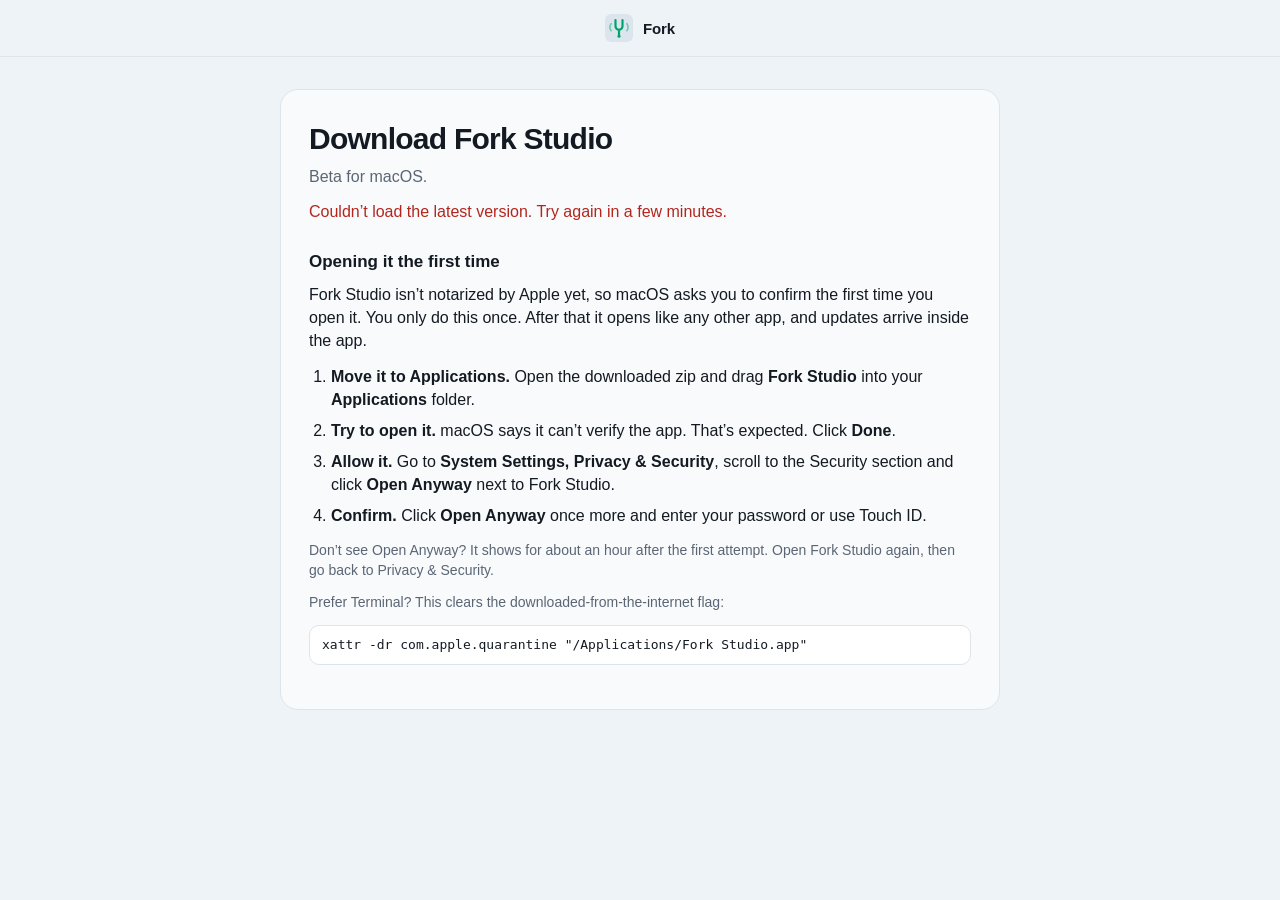
<file: download/index.html>
<!doctype html>
<html lang="en">
<head>
<meta charset="utf-8">
<meta name="viewport" content="width=device-width, initial-scale=1, viewport-fit=cover">
<meta name="theme-color" content="#EEF3F8" media="(prefers-color-scheme: light)">
<meta name="theme-color" content="#0F141B" media="(prefers-color-scheme: dark)">
<meta name="color-scheme" content="light dark">
<meta name="robots" content="noindex">
<title>Download Fork Studio</title>
<meta name="description" content="Download the Fork Studio beta for macOS.">
<link rel="icon" href="data:image/svg+xml,%3Csvg xmlns='http://www.w3.org/2000/svg' viewBox='0 0 64 64'%3E%3Crect width='64' height='64' rx='14' fill='%23EEF3F8'/%3E%3Cpath d='M24 14v14a8 8 0 0 0 16 0V14M32 36v16' stroke='%2300a36c' stroke-width='5' stroke-linecap='round' fill='none'/%3E%3C/svg%3E">
<style>
:root{
  --bg:#EEF3F8;--card:#F8FAFC;--text:#141A22;--muted:#5B6675;--faint:#8A96A5;--line:#DCE4EC;--field:#fff;
  --red:#00a36c;--red-ink:#fff;--err:#b3261e;
  --sans:-apple-system,BlinkMacSystemFont,"SF Pro Text","Helvetica Neue",Arial,sans-serif;
  --display:-apple-system,BlinkMacSystemFont,"SF Pro Display","Helvetica Neue",Arial,sans-serif;
  --mono:ui-monospace,"SF Mono",SFMono-Regular,Menlo,Consolas,monospace;
}
@media (prefers-color-scheme: dark){:root{--bg:#0F141B;--card:#161D26;--text:#E8EDF3;--muted:#9AA6B4;--faint:#6F7B89;--line:#26303C;--field:#0F141B;--err:#ff8a80}}
*{box-sizing:border-box}
html,body{margin:0;background:var(--bg);color:var(--text);font:16px/1.45 var(--sans);-webkit-font-smoothing:antialiased}
body{min-height:100dvh;display:flex;flex-direction:column}
a{color:var(--red)}
.bar{display:flex;align-items:center;justify-content:center;padding:14px max(16px,env(safe-area-inset-left));border-bottom:1px solid var(--line)}
.logo{display:flex;align-items:center;gap:10px;font:600 15px/1 var(--display);letter-spacing:-.01em;color:var(--text);text-decoration:none}
.logo svg{width:28px;height:28px}
main{flex:1;min-width:0;display:flex;justify-content:center;padding:32px 16px max(32px,env(safe-area-inset-bottom))}
.card{width:100%;min-width:0;max-width:720px;background:var(--card);border:1px solid var(--line);border-radius:18px;padding:32px 28px;align-self:flex-start}
h1{font:700 30px/1.15 var(--display);letter-spacing:-.025em;margin:0 0 8px}
h2{font:650 17px/1.3 var(--display);margin:28px 0 10px}
p{margin:0 0 12px}
.sub{color:var(--muted)}
.dl{display:block;margin:12px 0;padding:14px 16px;border:1px solid var(--line);border-radius:14px;background:var(--field);color:var(--text);text-decoration:none}
.dl:hover{border-color:var(--red)}
.dl:focus-visible{outline:2px solid var(--red);outline-offset:2px}
.dl b{display:block;font:600 16px/1.2 var(--display);color:var(--red)}
.dl small{display:block;margin-top:4px;color:var(--muted);font-size:13px}
.dl code{font:11.5px/1.3 var(--mono);color:var(--faint);word-break:break-all}
.msg{color:var(--muted)}
.msg.err{color:var(--err)}
ol{padding-left:22px;margin:0 0 12px}
li{margin:0 0 8px}
pre{font:13px/1.4 var(--mono);background:var(--field);border:1px solid var(--line);border-radius:10px;padding:10px 12px;overflow-x:auto;margin:8px 0 12px}
.note{font-size:14px;color:var(--muted)}
</style>
</head>
<body>
<header class="bar">
  <a class="logo" href="../" aria-label="Fork home">
    <svg viewBox="0 0 64 64" aria-hidden="true"><rect width="64" height="64" rx="14" fill="#DCE5EE"/><path d="M14 22a14 14 0 0 0 0 16M50 22a14 14 0 0 1 0 16" stroke="var(--red)" stroke-opacity=".45" stroke-width="4" stroke-linecap="round" fill="none"/><path d="M24 14v14a8 8 0 0 0 16 0V14M32 36v14" stroke="var(--red)" stroke-width="5" stroke-linecap="round" fill="none"/><circle cx="32" cy="51" r="3.5" fill="var(--red)"/></svg>
    Fork
  </a>
</header>
<main>
  <div class="card">
    <h1>Download Fork Studio</h1>
    <p class="sub" id="sub">Beta for macOS. Checking the latest version…</p>
    <div id="files"></div>
    <p class="msg" id="msg" role="status" aria-live="polite"></p>

    <h2>Opening it the first time</h2>
    <p>Fork Studio isn’t notarized by Apple yet, so macOS asks you to confirm the first time you open it. You only do this once. After that it opens like any other app, and updates arrive inside the app.</p>
    <ol>
      <li><b>Move it to Applications.</b> Open the downloaded zip and drag <b>Fork Studio</b> into your <b>Applications</b> folder.</li>
      <li><b>Try to open it.</b> macOS says it can’t verify the app. That’s expected. Click <b>Done</b>.</li>
      <li><b>Allow it.</b> Go to <b>System Settings, Privacy &amp; Security</b>, scroll to the Security section and click <b>Open Anyway</b> next to Fork Studio.</li>
      <li><b>Confirm.</b> Click <b>Open Anyway</b> once more and enter your password or use Touch ID.</li>
    </ol>
    <p class="note">Don’t see Open Anyway? It shows for about an hour after the first attempt. Open Fork Studio again, then go back to Privacy &amp; Security.</p>
    <p class="note">Prefer Terminal? This clears the downloaded-from-the-internet flag:</p>
    <pre>xattr -dr com.apple.quarantine "/Applications/Fork Studio.app"</pre>
  </div>
</main>
<script>
// A página só mostra o que a release publicada diz: cada ficheiro vem de uma linha
// <!-- fork-release: {...} --> nas notas da release mais recente (scripts/publish_release.sh).
// Sem release ou sem a linha, diz-o; nunca se inventa um ficheiro.
const REPO = 'timenet-cell/fork-studio-releases';
const PREFIXO = 'https://github.com/' + REPO + '/releases/download/';
const $ = id => document.getElementById(id);
const NOMES = { arm64: 'Apple silicon (M1 and newer)', universal: 'Intel and Apple silicon' };
function tamanho(n) { return n >= 1024 ** 3 ? (n / 1024 ** 3).toFixed(2) + ' GB' : Math.round(n / 1024 ** 2) + ' MB'; }
function erro(t) { $('sub').textContent = 'Beta for macOS.'; $('msg').className = 'msg err'; $('msg').textContent = t; }
(async function () {
  let rel;
  try {
    const r = await fetch('https://api.github.com/repos/' + REPO + '/releases/latest', { headers: { Accept: 'application/vnd.github+json' } });
    if (r.status === 404) return erro('The beta isn’t published yet. Check back soon.');
    if (!r.ok) throw new Error(String(r.status));
    rel = await r.json();
  } catch (e) {
    return erro('Couldn’t load the latest version. Try again in a few minutes.');
  }
  const metas = [];
  for (const m of String(rel.body || '').matchAll(/<!--\s*fork-release:\s*(\{.*?\})\s*-->/g)) {
    try { metas.push(JSON.parse(m[1])); } catch (e) { /* linha estragada: ignora-se */ }
  }
  let n = 0;
  for (const meta of metas) {
    const a = (rel.assets || []).find(x => x.name === meta.file);
    if (!a || typeof a.browser_download_url !== 'string' || !a.browser_download_url.startsWith(PREFIXO)) continue;
    const l = document.createElement('a'); l.className = 'dl'; l.href = a.browser_download_url;
    const t = document.createElement('b'); t.textContent = 'Download for ' + (NOMES[meta.arch] || meta.arch);
    const s = document.createElement('small'); s.textContent = 'Version ' + meta.version + ' · ' + tamanho(meta.size) + (meta.min_macos ? ' · macOS ' + meta.min_macos + ' or later' : '');
    const h = document.createElement('code'); h.textContent = 'SHA-256 ' + meta.sha256;
    l.append(t, s, h); $('files').appendChild(l); n++;
  }
  if (!n) return erro('The latest release has no downloadable file yet.');
  $('sub').textContent = 'Beta for macOS. Not sure which one? The universal download works on every supported computer.';
})();
</script>
</body>
</html>
</file>
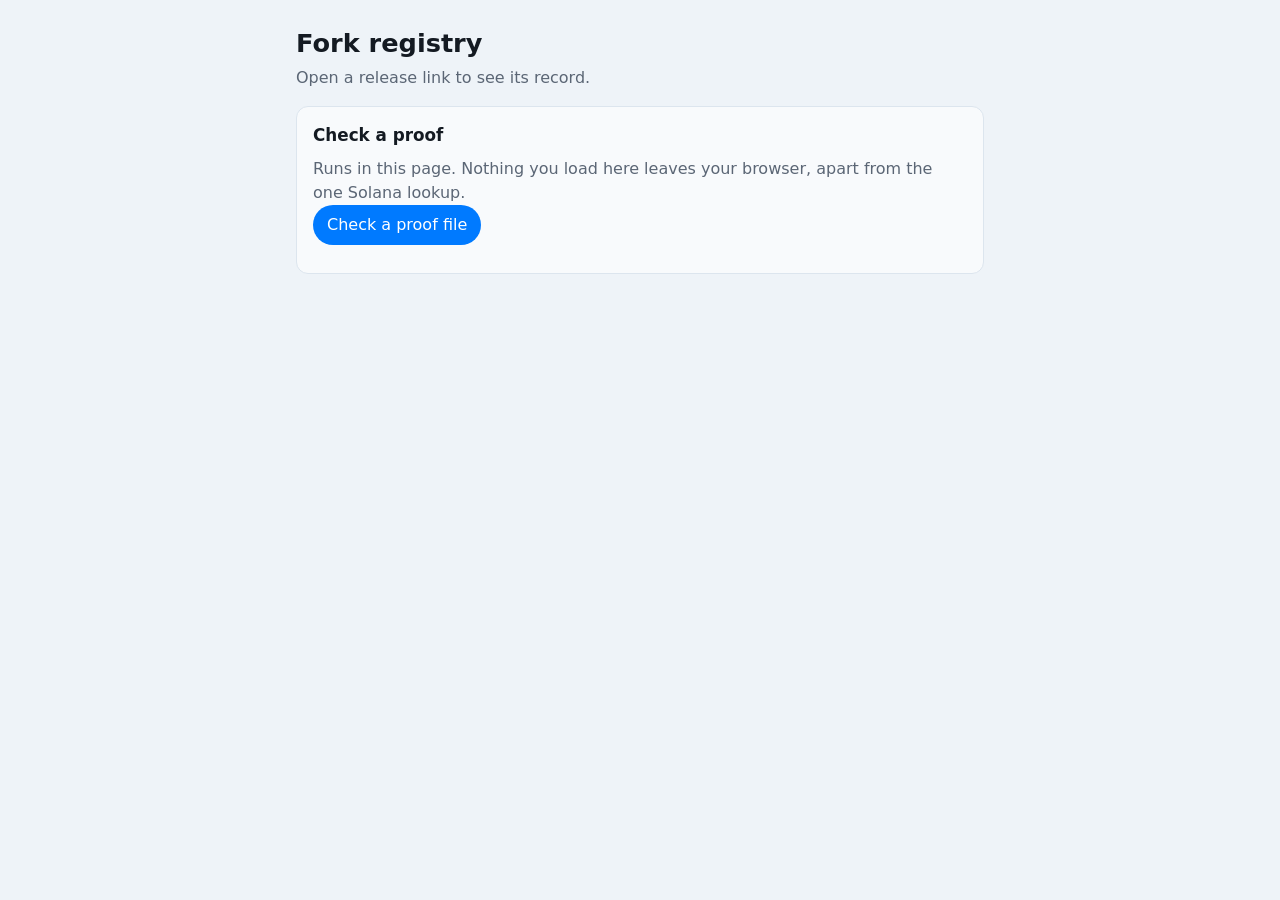
<file: l/index.html>
<!doctype html>
<html lang="en">
<head>
<meta charset="utf-8">
<meta name="viewport" content="width=device-width, initial-scale=1">
<title>Fork registry</title>
<link rel="stylesheet" href="registry.css">
</head>
<body>
<main>
  <h1 id="title">Fork registry</h1>
  <p id="note" class="muted">Loading…</p>

  <section id="pub" hidden><h2>Publication</h2><div id="pubBody"></div></section>
  <section id="credits" hidden><h2>Credits</h2><ul id="creditList"></ul></section>
  <section id="ms" hidden><h2 id="msHead">Creation milestones</h2><ul id="msList"></ul></section>

  <section id="check">
    <h2>Check a proof</h2>
    <p class="muted">Runs in this page. Nothing you load here leaves your browser, apart from the one Solana lookup.</p>
    <label class="btn">Check a proof file <input id="file" type="file" accept=".json,application/json" hidden></label>
    <div id="result" role="status" aria-live="polite"></div>
  </section>
</main>
<script type="module" src="registry.js"></script>
</body>
</html>
</file>
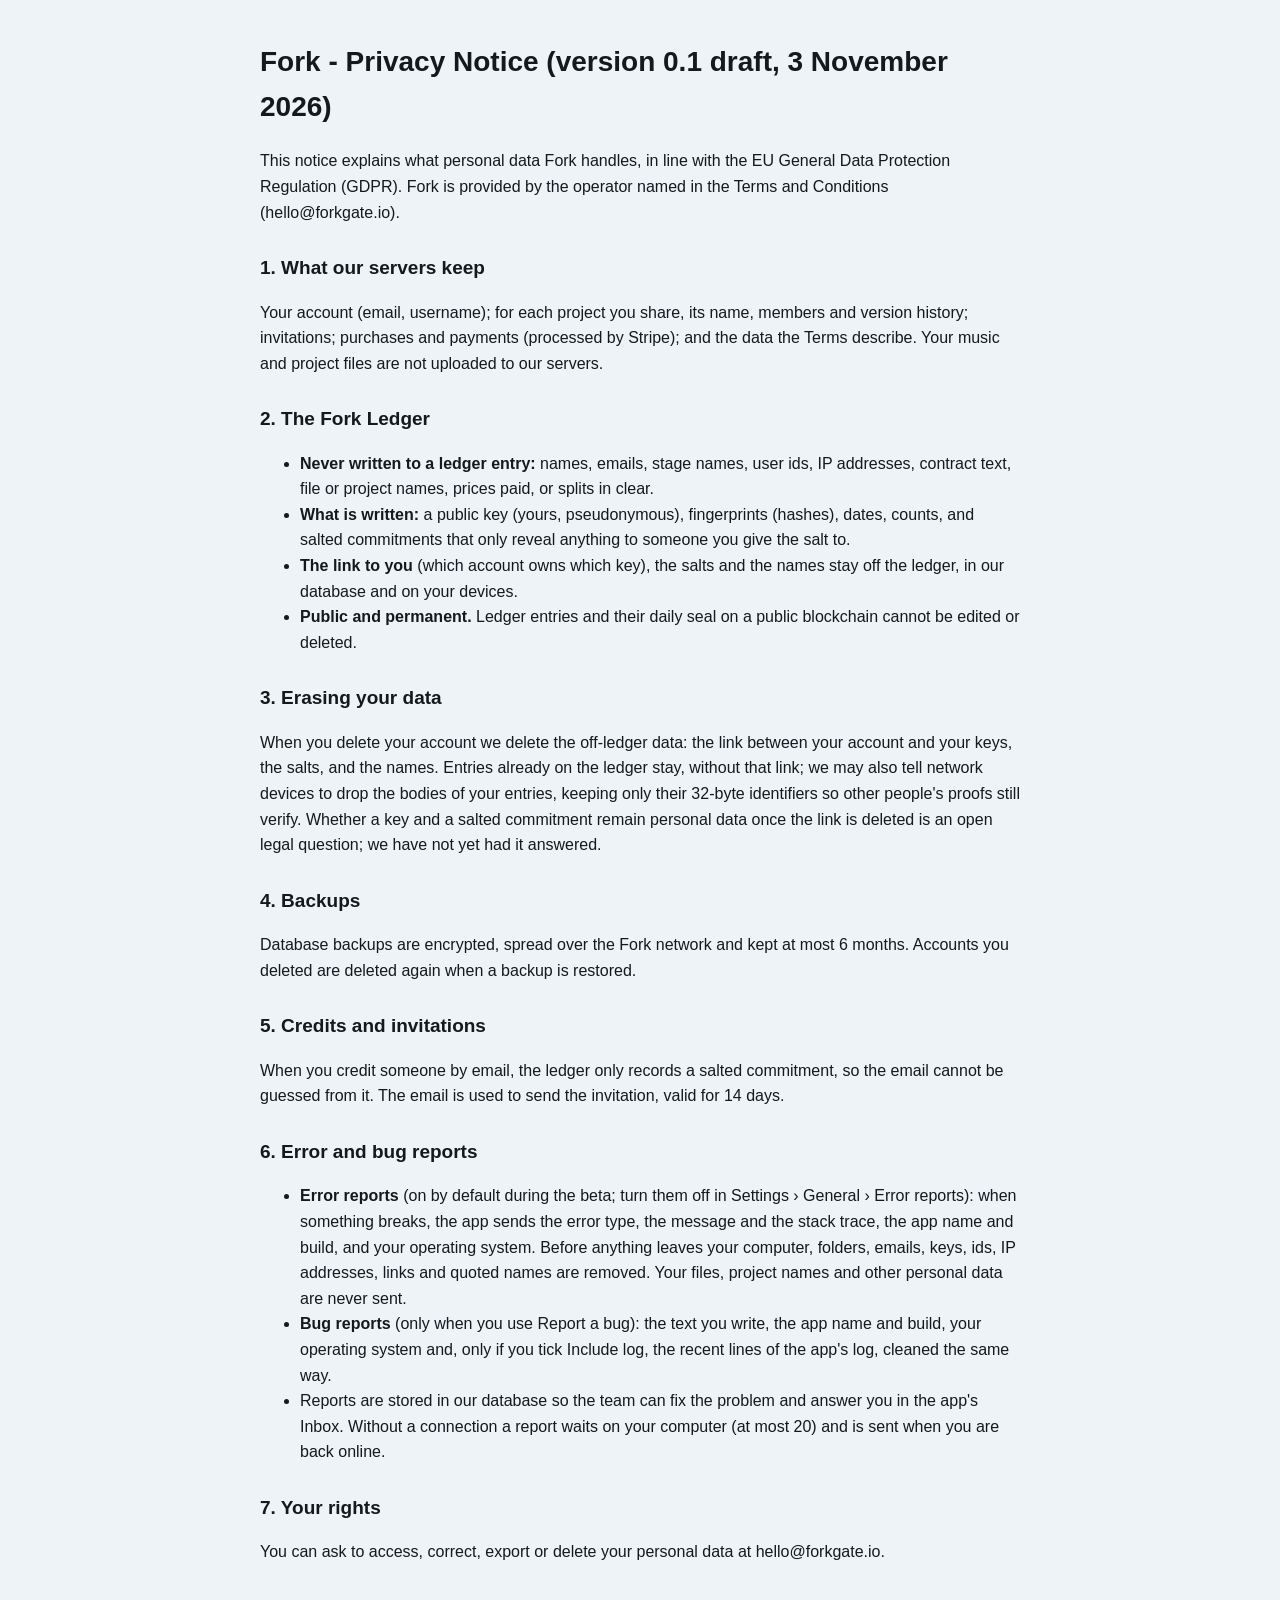
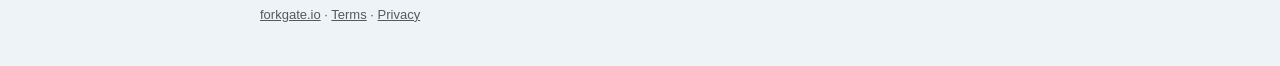
<file: privacy/index.html>
<!doctype html><html lang="en"><head><meta charset="utf-8"><meta name="viewport" content="width=device-width,initial-scale=1"><title>Privacy Notice - Fork</title>
<style>:root{color-scheme:light dark}body{font:16px/1.6 -apple-system,BlinkMacSystemFont,"Inter",sans-serif;max-width:760px;margin:40px auto;padding:0 16px;background:#EEF3F8;color:#15181c}@media (prefers-color-scheme:dark){body{background:#15181c;color:#e8edf2}}h1{font-size:28px}h2{font-size:19px;margin-top:28px}blockquote{margin:0;padding:8px 14px;border-left:3px solid #2e9e5b}a{color:inherit}</style></head>
<body><h1>Fork - Privacy Notice (version 0.1 draft, 3 November 2026)</h1>
<p>This notice explains what personal data Fork handles, in line with the EU General Data Protection Regulation (GDPR). Fork is provided by the operator named in the Terms and Conditions (hello@forkgate.io).</p>
<h2>1. What our servers keep</h2>
<p>Your account (email, username); for each project you share, its name, members and version history; invitations; purchases and payments (processed by Stripe); and the data the Terms describe. Your music and project files are not uploaded to our servers.</p>
<h2>2. The Fork Ledger</h2>
<ul>
<li><strong>Never written to a ledger entry:</strong> names, emails, stage names, user ids, IP addresses, contract text, file or project names, prices paid, or splits in clear.</li>
<li><strong>What is written:</strong> a public key (yours, pseudonymous), fingerprints (hashes), dates, counts, and salted commitments that only reveal anything to someone you give the salt to.</li>
<li><strong>The link to you</strong> (which account owns which key), the salts and the names stay off the ledger, in our database and on your devices.</li>
<li><strong>Public and permanent.</strong> Ledger entries and their daily seal on a public blockchain cannot be edited or deleted.</li>
</ul>
<h2>3. Erasing your data</h2>
<p>When you delete your account we delete the off-ledger data: the link between your account and your keys, the salts, and the names. Entries already on the ledger stay, without that link; we may also tell network devices to drop the bodies of your entries, keeping only their 32-byte identifiers so other people's proofs still verify. Whether a key and a salted commitment remain personal data once the link is deleted is an open legal question; we have not yet had it answered.</p>
<h2>4. Backups</h2>
<p>Database backups are encrypted, spread over the Fork network and kept at most 6 months. Accounts you deleted are deleted again when a backup is restored.</p>
<h2>5. Credits and invitations</h2>
<p>When you credit someone by email, the ledger only records a salted commitment, so the email cannot be guessed from it. The email is used to send the invitation, valid for 14 days.</p>
<h2>6. Error and bug reports</h2>
<ul>
<li><strong>Error reports</strong> (on by default during the beta; turn them off in Settings › General › Error reports): when something breaks, the app sends the error type, the message and the stack trace, the app name and build, and your operating system. Before anything leaves your computer, folders, emails, keys, ids, IP addresses, links and quoted names are removed. Your files, project names and other personal data are never sent.</li>
<li><strong>Bug reports</strong> (only when you use Report a bug): the text you write, the app name and build, your operating system and, only if you tick Include log, the recent lines of the app's log, cleaned the same way.</li>
<li>Reports are stored in our database so the team can fix the problem and answer you in the app's Inbox. Without a connection a report waits on your computer (at most 20) and is sent when you are back online.</li>
</ul>
<h2>7. Your rights</h2>
<p>You can ask to access, correct, export or delete your personal data at hello@forkgate.io.</p><p style="margin-top:40px;font-size:13px;opacity:.7"><a href="/">forkgate.io</a> · <a href="/terms/">Terms</a> · <a href="/privacy/">Privacy</a></p></body></html>
</file>
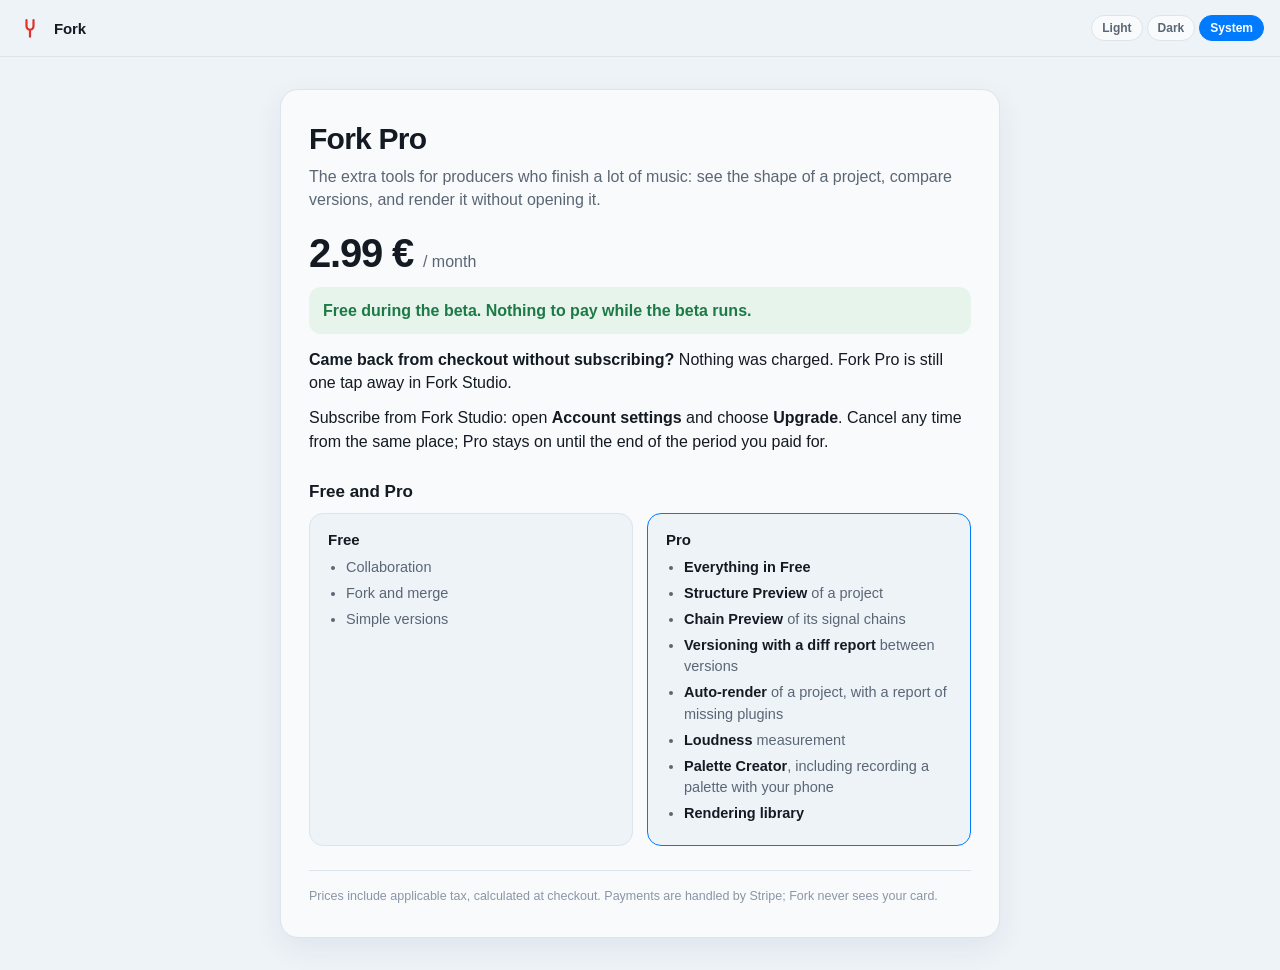
<file: pro/index.html>
<!doctype html>
<html lang="en">
<head>
<meta charset="utf-8">
<meta name="viewport" content="width=device-width, initial-scale=1, viewport-fit=cover">
<meta name="theme-color" content="#EEF3F8" media="(prefers-color-scheme: light)">
<meta name="theme-color" content="#0F141B" media="(prefers-color-scheme: dark)">
<meta name="color-scheme" content="light dark">
<meta name="robots" content="noindex">
<meta name="referrer" content="no-referrer">
<title>Fork Pro · Fork</title>
<meta name="description" content="Fork Pro: Structure and Chain Preview, version diffs, auto-render and more, for 2.99 euros a month.">
<link rel="icon" href="data:image/svg+xml,%3Csvg xmlns='http://www.w3.org/2000/svg' viewBox='0 0 64 64'%3E%3Crect width='64' height='64' rx='14' fill='%23EEF3F8'/%3E%3Cpath d='M24 14v14a8 8 0 0 0 16 0V14M32 36v16' stroke='%23e0312a' stroke-width='5' stroke-linecap='round' fill='none'/%3E%3C/svg%3E">
<style>
:root{
  --bg:#EEF3F8;--card:#F8FAFC;--text:#141A22;--muted:#5B6675;--faint:#8A96A5;--line:#DCE4EC;
  --blue:#007AFF;--blue-ink:#fff;--ok:#1d7a46;--ok-bg:#e6f4ec;--red:#e0312a;
  --sans:-apple-system,BlinkMacSystemFont,"SF Pro Text","Helvetica Neue",Arial,sans-serif;
  --display:-apple-system,BlinkMacSystemFont,"SF Pro Display","Helvetica Neue",Arial,sans-serif;
}
:root[data-theme="dark"]{--bg:#0F141B;--card:#161D26;--text:#E8EDF3;--muted:#9AA6B4;--faint:#6F7B89;--line:#26303C;--blue:#0A84FF;--ok:#5cd08f;--ok-bg:#12291d;--red:#ff5a4f;color-scheme:dark}
@media (prefers-color-scheme: dark){:root:not([data-theme="light"]){--bg:#0F141B;--card:#161D26;--text:#E8EDF3;--muted:#9AA6B4;--faint:#6F7B89;--line:#26303C;--blue:#0A84FF;--ok:#5cd08f;--ok-bg:#12291d;--red:#ff5a4f;color-scheme:dark}}
*{box-sizing:border-box}
html,body{margin:0;background:var(--bg);color:var(--text);font:16px/1.45 var(--sans);-webkit-font-smoothing:antialiased}
body{min-height:100dvh;display:flex;flex-direction:column}
a{color:var(--blue)}
.hidden{display:none!important}
.bar{display:flex;align-items:center;justify-content:space-between;gap:12px;padding:14px max(16px,env(safe-area-inset-left));border-bottom:1px solid var(--line)}
.logo{display:flex;align-items:center;gap:10px;font:600 15px/1 var(--display);letter-spacing:-.01em;color:var(--text);text-decoration:none}
.logo svg{width:28px;height:28px}
.tema-linha{display:inline-flex;gap:4px}
.tema-modo{font:600 12px/1 var(--sans);padding:6px 10px;border-radius:999px;border:1px solid var(--line);background:var(--card);color:var(--muted);cursor:pointer}
.tema-modo.on{background:var(--blue);border-color:var(--blue);color:var(--blue-ink)}
main{flex:1;min-width:0;display:flex;justify-content:center;padding:32px 16px max(32px,env(safe-area-inset-bottom))}
.card{width:100%;min-width:0;max-width:720px;background:var(--card);border:1px solid var(--line);border-radius:18px;padding:32px 28px;box-shadow:0 10px 30px rgba(20,40,70,.07);align-self:flex-start}
h1{font:700 30px/1.15 var(--display);letter-spacing:-.025em;margin:0 0 8px}
h2{font:650 17px/1.3 var(--display);margin:28px 0 10px}
p{margin:0 0 12px}
.sub{color:var(--muted);font-size:16px}
.price{font:700 40px/1 var(--display);letter-spacing:-.03em;margin:22px 0 4px}
.price small{font:500 16px/1 var(--sans);color:var(--muted);letter-spacing:0}
.beta{display:flex;gap:10px;align-items:center;background:var(--ok-bg);color:var(--ok);border-radius:12px;padding:12px 14px;margin:14px 0;font-weight:600}
.btn{display:inline-block;background:var(--blue);color:var(--blue-ink);text-decoration:none;font:600 16px/1 var(--sans);padding:14px 22px;border-radius:12px;margin-top:8px}
.cols{display:grid;grid-template-columns:1fr 1fr;gap:14px;margin-top:8px}
.col{border:1px solid var(--line);border-radius:14px;padding:16px 18px;background:var(--bg)}
.col h3{font:650 15px/1.3 var(--display);margin:0 0 8px}
.col.pro{border-color:var(--blue)}
ul{margin:0;padding-left:18px;color:var(--muted);font-size:14.5px}
li{margin:5px 0}
li b{color:var(--text);font-weight:600}
.note{margin:24px 0 0;padding-top:16px;border-top:1px solid var(--line);color:var(--faint);font-size:12.5px}
@media (max-width:560px){.cols{grid-template-columns:1fr}.card{padding:24px 16px;border-radius:14px}h1{font-size:25px}}
</style>
<script>
(function(){
  const root=document.documentElement;
  let m='system'; try{ m=localStorage.getItem('fork-admin-theme')||'system'; }catch(e){}
  const aplica=k=>{ if(k==='light'||k==='dark') root.dataset.theme=k; else delete root.dataset.theme;
    document.querySelectorAll('.tema-modo').forEach(b=>b.classList.toggle('on',b.dataset.modo===k)); };
  aplica(m);
  document.addEventListener('DOMContentLoaded',()=>{
    aplica(m);
    document.querySelectorAll('.tema-modo').forEach(b=>b.addEventListener('click',()=>{
      m=b.dataset.modo; try{ localStorage.setItem('fork-admin-theme',m); }catch(e){}
      aplica(m);
    }));
  });
})();
</script>
<style>:root[data-beta]{--red:#00a36c!important}.beta-pill{position:fixed;left:50%;bottom:16px;transform:translateX(-50%);z-index:9999;font:600 12px/1 -apple-system,BlinkMacSystemFont,"SF Pro Text",sans-serif;background:#00a36c;color:#fff;padding:8px 12px;border-radius:999px;box-shadow:0 4px 14px rgba(0,0,0,.18)}.beta-pill a{color:#fff;margin-left:8px;text-decoration:underline}</style>
<script>
// Pre-visualizacao da beta (o verde Jade das builds): ?beta liga, ?beta=0 desliga; fica na sessao deste separador.
(function(){try{var q=new URLSearchParams(location.search),s=sessionStorage;if(q.has('beta'))q.get('beta')==='0'?s.removeItem('fork-beta'):s.setItem('fork-beta','1');if(s.getItem('fork-beta')){document.documentElement.setAttribute('data-beta','');var l=document.querySelector('link[rel=icon]');if(l)l.href=l.href.replace(/%23e0312a/gi,'%2300a36c');document.addEventListener('DOMContentLoaded',function(){var p=document.createElement('div');p.className='beta-pill';p.innerHTML='Beta preview<a href="?beta=0">Exit</a>';document.body.appendChild(p);});}}catch(e){}})();
</script>
</head>
<body>
<header class="bar">
  <a class="logo" href="/"><svg viewBox="0 0 64 64" aria-hidden="true"><rect width="64" height="64" rx="14" fill="var(--bg)"/><path d="M24 14v14a8 8 0 0 0 16 0V14M32 36v16" stroke="var(--red)" stroke-width="5" stroke-linecap="round" fill="none"/></svg>Fork</a>
  <span class="tema-linha" role="group" aria-label="Appearance"><button type="button" class="tema-modo" data-modo="light">Light</button><button type="button" class="tema-modo" data-modo="dark">Dark</button><button type="button" class="tema-modo" data-modo="system">System</button></span>
</header>
<main><article class="card">
  <h1>Fork Pro</h1>
  <p class="sub">The extra tools for producers who finish a lot of music: see the shape of a project, compare versions, and render it without opening it.</p>
  <div class="price">2.99 € <small>/ month</small></div>
  <div class="beta hidden" id="beta">Free during the beta. Nothing to pay while the beta runs.</div>
  <p><b>Came back from checkout without subscribing?</b> Nothing was charged. Fork Pro is still one tap away in Fork Studio.</p>
  <p>Subscribe from Fork Studio: open <b>Account settings</b> and choose <b>Upgrade</b>. Cancel any time from the same place; Pro stays on until the end of the period you paid for.</p>

  <h2>Free and Pro</h2>
  <div class="cols">
    <div class="col"><h3>Free</h3><ul>
      <li>Collaboration</li><li>Fork and merge</li><li>Simple versions</li></ul></div>
    <div class="col pro"><h3>Pro</h3><ul>
      <li><b>Everything in Free</b></li>
      <li><b>Structure Preview</b> of a project</li>
      <li><b>Chain Preview</b> of its signal chains</li>
      <li><b>Versioning with a diff report</b> between versions</li>
      <li><b>Auto-render</b> of a project, with a report of missing plugins</li>
      <li><b>Loudness</b> measurement</li>
      <li><b>Palette Creator</b>, including recording a palette with your phone</li>
      <li><b>Rendering library</b></li></ul></div>
  </div>
  <p class="note">Prices include applicable tax, calculated at checkout. Payments are handled by Stripe; Fork never sees your card.</p>
<script>
const BETA = true; // beta ligada: a pagina diz «Free during the beta»; pôr false quando a venda abrir (junto com o FORK_BETA do Studio)
if (BETA) document.getElementById('beta').classList.remove('hidden');
</script>
</article></main>
</body>
</html>
</file>
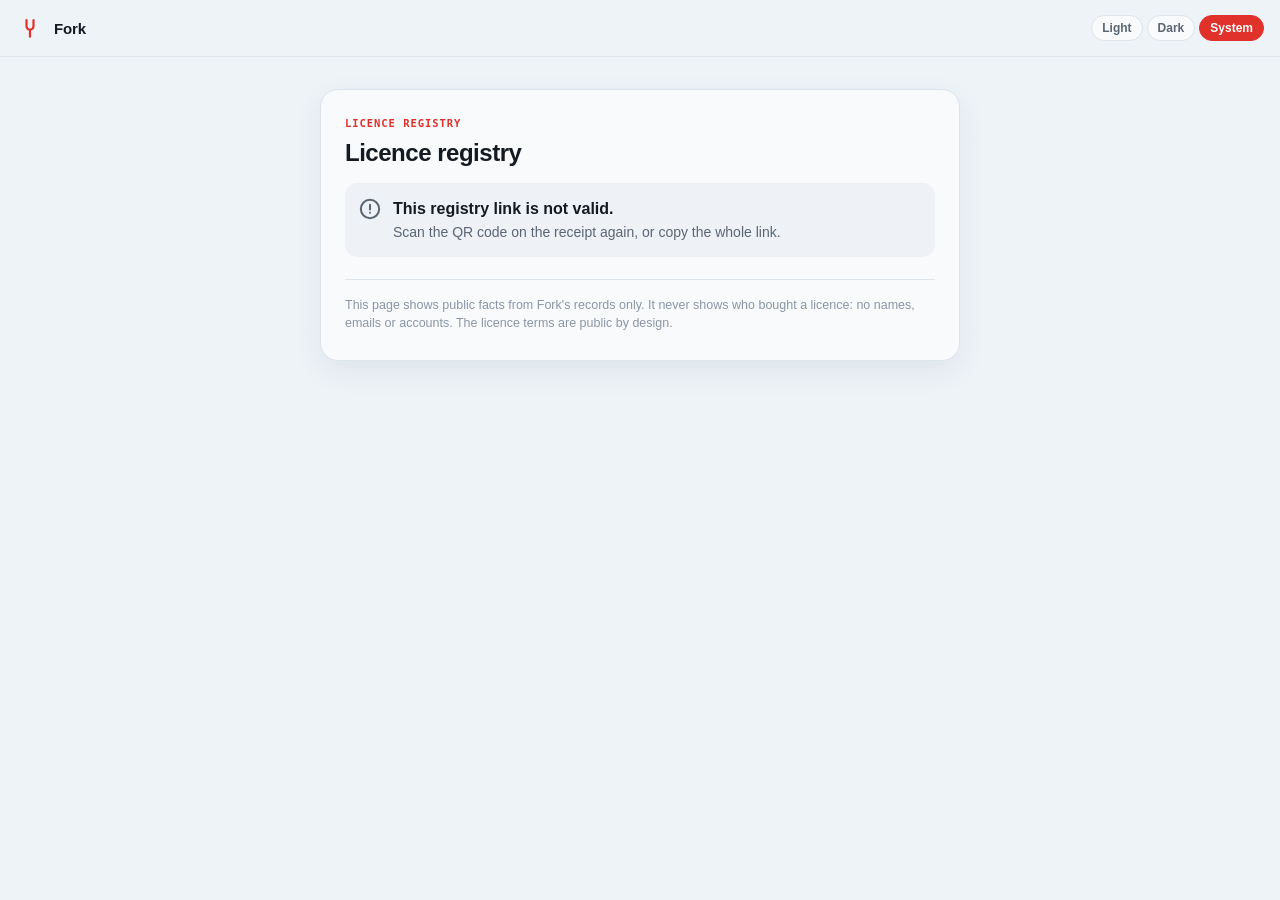
<file: r/index.html>
<!doctype html>
<html lang="en">
<head>
<meta charset="utf-8">
<meta name="viewport" content="width=device-width, initial-scale=1, viewport-fit=cover">
<meta name="theme-color" content="#EEF3F8" media="(prefers-color-scheme: light)">
<meta name="theme-color" content="#0F141B" media="(prefers-color-scheme: dark)">
<meta name="color-scheme" content="light dark">
<meta name="robots" content="noindex">
<meta name="referrer" content="no-referrer">
<title>Licence registry · Fork</title>
<meta name="description" content="Fork's public licence registry: the terms of a licence and a check that they match.">
<link rel="icon" href="data:image/svg+xml,%3Csvg xmlns='http://www.w3.org/2000/svg' viewBox='0 0 64 64'%3E%3Crect width='64' height='64' rx='14' fill='%23EEF3F8'/%3E%3Cpath d='M24 14v14a8 8 0 0 0 16 0V14M32 36v16' stroke='%23e0312a' stroke-width='5' stroke-linecap='round' fill='none'/%3E%3C/svg%3E">
<style>
/* Registo publico de licencas: so factos dos registos da Fork (funcao registry_public); a pagina recalcula o SHA-256 dos termos. */
:root{
  --bg:#EEF3F8;--card:#F8FAFC;--text:#141A22;--muted:#5B6675;--faint:#8A96A5;--line:#DCE4EC;--field:#fff;
  --red:#e0312a;--red-ink:#fff;--ok:#1d7a46;--ok-bg:#e6f4ec;--warn:#9a5b00;--warn-bg:#fbf1e1;--bad:#b3261e;--bad-bg:#fbeae8;--off:#5B6675;--off-bg:#eef1f5;
  --sans:-apple-system,BlinkMacSystemFont,"SF Pro Text","Helvetica Neue",Arial,sans-serif;
  --display:-apple-system,BlinkMacSystemFont,"SF Pro Display","Helvetica Neue",Arial,sans-serif;
  --mono:ui-monospace,"SF Mono",SFMono-Regular,Menlo,Consolas,monospace;
}
:root[data-theme="dark"]{
  --bg:#0F141B;--card:#161D26;--text:#E8EDF3;--muted:#9AA6B4;--faint:#6F7B89;--line:#26303C;--field:#0F141B;
  --red:#ff5a4f;--ok:#5cd08f;--ok-bg:#12291d;--warn:#f0b35a;--warn-bg:#2b2213;--bad:#ff8a80;--bad-bg:#2e1715;--off:#9AA6B4;--off-bg:#1c242e;color-scheme:dark;
}
@media (prefers-color-scheme: dark){:root:not([data-theme="light"]){
  --bg:#0F141B;--card:#161D26;--text:#E8EDF3;--muted:#9AA6B4;--faint:#6F7B89;--line:#26303C;--field:#0F141B;
  --red:#ff5a4f;--ok:#5cd08f;--ok-bg:#12291d;--warn:#f0b35a;--warn-bg:#2b2213;--bad:#ff8a80;--bad-bg:#2e1715;--off:#9AA6B4;--off-bg:#1c242e;color-scheme:dark;
}}
*{box-sizing:border-box}
html,body{margin:0;background:var(--bg);color:var(--text);font:16px/1.45 var(--sans);-webkit-font-smoothing:antialiased}
body{min-height:100dvh;display:flex;flex-direction:column}
a{color:var(--red)}
.hidden{display:none!important}
.bar{display:flex;align-items:center;justify-content:space-between;gap:12px;padding:14px max(16px,env(safe-area-inset-left));border-bottom:1px solid var(--line)}
.logo{display:flex;align-items:center;gap:10px;font:600 15px/1 var(--display);letter-spacing:-.01em;color:var(--text);text-decoration:none}
.logo svg{width:28px;height:28px}
.tema-linha{display:inline-flex;gap:4px}
.tema-modo{font:600 12px/1 var(--sans);padding:6px 10px;border-radius:999px;border:1px solid var(--line);background:var(--card);color:var(--muted);cursor:pointer}
.tema-modo:hover{color:var(--text)}
.tema-modo.on{background:var(--red);border-color:var(--red);color:var(--red-ink)}
main{flex:1;min-width:0;display:flex;justify-content:center;padding:32px 16px max(32px,env(safe-area-inset-bottom))}
.card{width:100%;min-width:0;max-width:640px;background:var(--card);border:1px solid var(--line);border-radius:18px;padding:28px 24px;box-shadow:0 10px 30px rgba(20,40,70,.07);align-self:flex-start}
.tag{display:block;font:600 10.5px/1 var(--mono);letter-spacing:.09em;text-transform:uppercase;color:var(--red);margin:0 0 10px}
h1{font:700 24px/1.2 var(--display);letter-spacing:-.02em;margin:0 0 6px;overflow-wrap:anywhere}
h2{font:650 15px/1.3 var(--display);margin:26px 0 8px}
.sub{margin:0;color:var(--muted);font-size:14px}
.state{display:flex;gap:12px;align-items:flex-start;border-radius:12px;padding:14px;margin:16px 0 4px;background:var(--off-bg)}
.state svg{flex:none;width:22px;height:22px;margin-top:1px}
.state.ok{background:var(--ok-bg)} .state.ok svg{color:var(--ok)}
.state.warn{background:var(--warn-bg)} .state.warn svg{color:var(--warn)}
.state.bad{background:var(--bad-bg)} .state.bad svg{color:var(--bad)}
.state.off svg{color:var(--off)}
.state>div{min-width:0}
.state strong{display:block;font-weight:650;margin-bottom:2px}
.state p{margin:0;color:var(--muted);font-size:14px;overflow-wrap:anywhere}
.addr,.hash{font:13px/1.4 var(--mono);overflow-wrap:anywhere}
dl{display:grid;grid-template-columns:max-content minmax(0,1fr);gap:8px 18px;margin:16px 0 0;font-size:14px}
dt{color:var(--muted)} dd{margin:0;min-width:0;overflow-wrap:anywhere}
dd.mono{font:13px/1.45 var(--mono)}
details{margin-top:8px;border:1px solid var(--line);border-radius:12px;background:var(--field)}
summary{cursor:pointer;padding:10px 14px;font-size:14px;font-weight:600}
pre{margin:0;padding:0 14px 14px;max-height:360px;overflow:auto;font:12.5px/1.5 var(--mono);white-space:pre-wrap;overflow-wrap:anywhere}
.note{margin:22px 0 0;padding-top:16px;border-top:1px solid var(--line);color:var(--faint);font-size:12.5px}
p{margin:0 0 12px}
.spin{width:22px;height:22px;border:2.5px solid var(--line);border-top-color:var(--red);border-radius:50%;animation:r .8s linear infinite;flex:none}
@keyframes r{to{transform:rotate(1turn)}}
@media (prefers-reduced-motion: reduce){.spin{animation:none}}
@media (max-width:480px){.card{padding:22px 16px;border-radius:14px} dl{grid-template-columns:1fr;gap:2px} dd{margin-bottom:10px} h1{font-size:21px}}
</style>
<script>
// Aparencia Light / Dark / System, como a do admin (guardada so neste browser; sem escolha = System)
(function(){
  const root=document.documentElement;
  let m='system'; try{ m=localStorage.getItem('fork-admin-theme')||'system'; }catch(e){}
  const aplica=k=>{ if(k==='light'||k==='dark') root.dataset.theme=k; else delete root.dataset.theme;
    document.querySelectorAll('.tema-modo').forEach(b=>b.classList.toggle('on',b.dataset.modo===k)); };
  aplica(m);
  document.addEventListener('DOMContentLoaded',()=>{
    aplica(m);
    document.querySelectorAll('.tema-modo').forEach(b=>b.addEventListener('click',()=>{
      m=b.dataset.modo; try{ localStorage.setItem('fork-admin-theme',m); }catch(e){}
      aplica(m);
    }));
  });
})();
</script>
<style>:root[data-beta]{--red:#00a36c!important}.beta-pill{position:fixed;left:50%;bottom:16px;transform:translateX(-50%);z-index:9999;font:600 12px/1 -apple-system,BlinkMacSystemFont,"SF Pro Text",sans-serif;background:#00a36c;color:#fff;padding:8px 12px;border-radius:999px;box-shadow:0 4px 14px rgba(0,0,0,.18)}.beta-pill a{color:#fff;margin-left:8px;text-decoration:underline}</style>
<script>
// Pre-visualizacao da beta (o verde Jade das builds): ?beta liga, ?beta=0 desliga; fica na sessao deste separador.
(function(){try{var q=new URLSearchParams(location.search),s=sessionStorage;if(q.has('beta'))q.get('beta')==='0'?s.removeItem('fork-beta'):s.setItem('fork-beta','1');if(s.getItem('fork-beta')){document.documentElement.setAttribute('data-beta','');var l=document.querySelector('link[rel=icon]');if(l)l.href=l.href.replace(/%23e0312a/gi,'%2300a36c');document.addEventListener('DOMContentLoaded',function(){var p=document.createElement('div');p.className='beta-pill';p.innerHTML='Beta preview<a href="?beta=0">Exit</a>';document.body.appendChild(p);});}}catch(e){}})();
</script>
</head>
<body>
<header class="bar">
  <a class="logo" href="/"><svg viewBox="0 0 64 64" aria-hidden="true"><rect width="64" height="64" rx="14" fill="var(--bg)"/><path d="M24 14v14a8 8 0 0 0 16 0V14M32 36v16" stroke="var(--red)" stroke-width="5" stroke-linecap="round" fill="none"/></svg>Fork</a>
  <span class="tema-linha" role="group" aria-label="Appearance"><button type="button" class="tema-modo" data-modo="light">Light</button><button type="button" class="tema-modo" data-modo="dark">Dark</button><button type="button" class="tema-modo" data-modo="system">System</button></span>
</header>
<main><article class="card" aria-live="polite">
  <span class="tag" id="tag">Licence registry</span>
  <h1 id="title">Loading the registry</h1>
  <p class="sub hidden" id="sub"></p>
  <div class="state off" id="state"><div class="spin" role="img" aria-label="Loading"></div><div><strong>Loading…</strong><p>This takes a moment.</p></div></div>

  <section id="coll" class="hidden">
    <p>Every licence Fork issues is a compressed NFT in a single Fork collection on Solana. The NFT is the licence: whoever holds it holds the listening rights and the right to resell it where the terms allow.</p>
    <p>Each edition for sale has its own page here, at <span class="addr">forkgate.io/r/&lt;edition id&gt;</span>. It shows the signed licence terms and a fingerprint of them, which your browser recomputes from the terms it receives, so you can see that they match the link or QR code you followed.</p>
    <p>Publishing on Fork costs creators nothing, and this registry is kept from Fork's own records, without querying the chain. Who owns a particular licence is shown only to its owner; if a licence moved to another wallet, its page links to that asset on Solana Explorer.</p>
  </section>

  <section id="ed" class="hidden">
    <dl id="facts">
      <dt>Creator</dt><dd id="f-creator"></dd>
      <dt>Edition</dt><dd id="f-size"></dd>
      <dt>Price</dt><dd id="f-price"></dd>
      <dt>Published</dt><dd id="f-date"></dd>
      <dt>Network</dt><dd id="f-net"></dd>
    </dl>
    <div id="lic" class="hidden">
      <h2 id="lic-h">Licence</h2>
      <dl><dt>Issued</dt><dd id="l-date"></dd><dt>Status</dt><dd id="l-status"></dd></dl>
      <div class="state off" id="l-state"></div>
    </div>
    <h2>Licence terms</h2>
    <div class="state off" id="match"></div>
    <dl id="hashes" class="hidden"><dt>This link</dt><dd class="hash" id="h-link"></dd><dt>Computed here</dt><dd class="hash" id="h-calc"></dd></dl>
    <details id="terms-box" class="hidden"><summary>Show the terms (JSON)</summary><pre id="terms"></pre></details>
  </section>

  <p class="note">This page shows public facts from Fork's records only. It never shows who bought a licence: no names, emails or accounts. The licence terms are public by design.</p>
</article></main>
<script>
(() => {
  // A funcao publica (sem sessao). A chave publishable e publica por desenho, como na pagina inicial.
  let SUPABASE_URL = "https://bxxscrkhcqdxgdhiuuoa.supabase.co";
  const SUPABASE_KEY = "sb_publishable_iHR-1zNUsvPyL1czbALDmA_zCTW8Pd7";
  const q = new URLSearchParams(location.search);
  // So para testes locais: outro endereco da funcao (nunca fora de localhost).
  if (/^(localhost|127\.0\.0\.1)$/.test(location.hostname) && q.get('api')) SUPABASE_URL = q.get('api');
  const $ = (id) => document.getElementById(id);
  const ICON = {
    ok: '<svg viewBox="0 0 24 24" fill="none" stroke="currentColor" stroke-width="2.4" stroke-linecap="round" stroke-linejoin="round" aria-hidden="true"><circle cx="12" cy="12" r="10"/><path d="m7.5 12.5 3 3 6-6.5"/></svg>',
    warn: '<svg viewBox="0 0 24 24" fill="none" stroke="currentColor" stroke-width="2.2" stroke-linecap="round" stroke-linejoin="round" aria-hidden="true"><path d="M12 3 2.5 20h19z"/><path d="M12 10v4.5M12 17.5v.01"/></svg>',
    bad: '<svg viewBox="0 0 24 24" fill="none" stroke="currentColor" stroke-width="2.4" stroke-linecap="round" aria-hidden="true"><circle cx="12" cy="12" r="10"/><path d="m8.5 8.5 7 7M15.5 8.5l-7 7"/></svg>',
    off: '<svg viewBox="0 0 24 24" fill="none" stroke="currentColor" stroke-width="2.2" stroke-linecap="round" aria-hidden="true"><circle cx="12" cy="12" r="10"/><path d="M12 7.5v5M12 16v.01"/></svg>',
  };
  const UUID = /^[0-9a-f]{8}-[0-9a-f]{4}-[0-9a-f]{4}-[0-9a-f]{4}-[0-9a-f]{12}$/;
  const HEX = /^[0-9a-f]{64}$/;
  const fmtDate = (iso) => { const d = iso ? new Date(iso) : null; return d && !isNaN(d) ? d.toLocaleDateString('en-GB', { day: 'numeric', month: 'short', year: 'numeric', timeZone: 'UTC' }) : 'Not recorded'; };
  const money = (minor, cur) => { try { return new Intl.NumberFormat('en-GB', { style: 'currency', currency: cur }).format(minor / 100); } catch { return (minor / 100).toFixed(2) + ' ' + cur; } };

  // Caixa de estado: texto sempre por textContent (nada vindo da funcao entra como HTML).
  function box(el, kind, head, body) {
    el.className = 'state ' + kind;
    el.innerHTML = ICON[kind] + '<div><strong></strong><p></p></div>';
    el.querySelector('strong').textContent = head;
    const p = el.querySelector('p');
    if (Array.isArray(body)) p.append(...body); else if (body) p.textContent = body; else p.remove();
  }
  function fail(title, head, body) {
    $('title').textContent = title;
    box($('state'), 'off', head, body);
  }

  // JSON canonico = o do core-chain: chaves ordenadas, sem espacos, so inteiros.
  function canonical(v) {
    if (v === null || typeof v === 'boolean' || typeof v === 'string') return JSON.stringify(v);
    if (typeof v === 'number') { if (!Number.isSafeInteger(v)) throw new Error('not an integer'); return JSON.stringify(v); }
    if (Array.isArray(v)) return '[' + v.map(canonical).join(',') + ']';
    if (typeof v === 'object') return '{' + Object.keys(v).filter((k) => v[k] !== undefined).sort().map((k) => JSON.stringify(k) + ':' + canonical(v[k])).join(',') + '}';
    throw new Error('unsupported value');
  }
  const enc = new TextEncoder();
  const sha = async (s) => [...new Uint8Array(await crypto.subtle.digest('SHA-256', enc.encode(s)))].map((x) => x.toString(16).padStart(2, '0')).join('');
  // edition_hash = sem a assinatura nem o serial; licence_hash = com a assinatura e o serial.
  const editionHash = (t) => { const { licensor_sig, serial, ...rest } = t; return sha(canonical(rest)); };
  const licenceHash = (t, n) => { const { serial, ...rest } = t; return sha(canonical({ ...rest, serial: n })); };

  // Que serial da edicao tem este hash? So se a edicao tem tamanho; uma busca e o unico modo de o provar, nunca um palpite.
  async function serialFor(terms, size, hash) {
    if (!size || size > 20000) return null;
    for (let n = 1; n <= size; n++) if (await licenceHash(terms, n) === hash) return n;
    return null;
  }

  async function checkTerms(a, linkHash, askedSerial) {
    const m = $('match');
    if (a.terms === null || typeof a.terms !== 'object') {
      return box(m, 'off', 'No terms are published for this edition', 'There is nothing to compare, so nothing is claimed.');
    }
    $('terms').textContent = JSON.stringify(a.terms, null, 2);
    $('terms-box').classList.remove('hidden');
    let calc;
    try { calc = await editionHash(a.terms); } catch {
      return box(m, 'bad', 'The terms could not be fingerprinted', 'They contain a value this check does not accept, so no match is claimed.');
    }
    if (!linkHash) {
      $('h-calc').textContent = calc; $('hashes').classList.remove('hidden');
      $('h-link').textContent = 'None in this link';
      return box(m, 'off', 'No fingerprint in this link', 'Open the link from the receipt or the QR code to compare. The terms below hash to the value shown.');
    }
    $('h-link').textContent = linkHash; $('h-calc').textContent = calc; $('hashes').classList.remove('hidden');
    if (calc === linkHash) return box(m, 'ok', 'Terms match this licence ✓', 'Your browser computed the SHA-256 of these terms and it equals the fingerprint in this link.');
    // A folha de uma licenca leva o serial no hash: ou veio no pedido, ou procura-se.
    let n = askedSerial;
    let c2 = null;
    if (n) { try { c2 = await licenceHash(a.terms, n); } catch {} }
    else { n = await serialFor(a.terms, a.edition_size, linkHash); if (n) c2 = linkHash; }
    if (n && c2) {
      $('h-calc').textContent = c2;
      if (c2 === linkHash) {
        box(m, 'ok', 'Terms match this licence ✓', 'Your browser computed the SHA-256 of these terms with licence number ' + n + ' and it equals the fingerprint in this link.');
        return n;
      }
    }
    if (!askedSerial && (!a.edition_size || a.edition_size > 20000)) {
      return box(m, 'warn', 'Could not confirm these terms', "This link's fingerprint isn't the edition's, and this edition is too large to search for a licence number. Add ?licence=<number> to the address to check a specific licence.");
    }
    box(m, 'bad', "Terms don't match", "The SHA-256 your browser computed from these terms is not the one in this link. Don't rely on this link or receipt for these terms.");
    return null;
  }

  function showLicence(a) {
    const l = a.licence;
    $('lic').classList.remove('hidden');
    if (!l) {
      $('lic-h').textContent = 'Licence';
      $('l-date').textContent = '—'; $('l-status').textContent = 'Not found';
      return box($('l-state'), 'warn', 'This edition has no licence with that number', 'Check the number in the link.');
    }
    $('lic-h').textContent = 'Licence #' + String(l.serial).padStart(4, '0') + (a.edition_size ? ' of ' + a.edition_size : '');
    $('l-date').textContent = fmtDate(l.issued_at);
    const s = l.status;
    $('l-status').textContent = { custody: 'In Fork custody', wallet: 'Moved to a wallet', frozen: 'Frozen', refunded: 'Refunded' }[s] || 'Unknown';
    if (s === 'wallet' && l.wallet) {
      const addr = document.createElement('span');
      addr.className = 'addr'; addr.textContent = l.wallet;
      const parts = ['This licence moved to ', addr];
      if (typeof l.explorer_url === 'string' && l.explorer_url.startsWith('https://explorer.solana.com/address/')) {
        const link = document.createElement('a');
        link.href = l.explorer_url; link.rel = 'noopener noreferrer'; link.target = '_blank'; link.textContent = 'view on Solana Explorer';
        parts.push(' — ', link);
      } else parts.push('.');
      box($('l-state'), 'warn', 'Moved to a wallet', parts);
    } else if (s === 'custody') {
      box($('l-state'), 'ok', 'Held in Fork custody', "From Fork's records. Fork keeps the licence for its owner until they move it.");
    } else if (s === 'frozen') {
      box($('l-state'), 'ok', 'Frozen', "From Fork's records: this licence is locked and cannot be resold.");
    } else if (s === 'refunded') {
      box($('l-state'), 'off', 'Refunded', 'This purchase was refunded; the licence ended.');
    } else {
      box($('l-state'), 'off', 'Status unknown', "Fork's records returned a status this page does not know.");
    }
  }

  async function render(a, linkHash, askedSerial) {
    $('tag').textContent = a.licence ? 'Licence registry · licence' : 'Licence registry · edition';
    $('title').textContent = a.title || 'Untitled';
    $('state').classList.add('hidden');
    $('f-creator').textContent = a.creator || '';
    $('f-size').textContent = a.edition_size ? a.edition_size + ' licences' : 'Open edition';
    $('f-price').textContent = money(a.price_minor, a.currency);
    $('f-date').textContent = fmtDate(a.published_at);
    $('f-net').textContent = a.network === 'devnet' ? 'Devnet (test only)' : a.network === 'mainnet' ? 'Mainnet' : String(a.network || '');
    $('ed').classList.remove('hidden');
    if (a.withdrawn) { $('sub').textContent = 'This edition is no longer on sale. Existing licences stay valid.'; $('sub').classList.remove('hidden'); }
    if (askedSerial) showLicence(a);
    const found = await checkTerms(a, linkHash, askedSerial);
    // A folha de uma licenca sem o numero no pedido: o hash provou qual e; mostra-se o estado dessa licenca.
    if (!askedSerial && found) {
      const r = await fetch(api(a.edition_id, found), { headers: { apikey: SUPABASE_KEY } }).catch(() => null);
      const b = r && r.ok ? await r.json().catch(() => null) : null;
      if (b && b.ok) { a.licence = b.licence; showLicence(b); }
    }
  }

  const api = (id, serial) => SUPABASE_URL + '/functions/v1/registry_public?edition=' + id + (serial ? '&licence=' + serial : '');

  // O endereco: /r/?e=<id> (o 404.html de /r/<id> manda para aqui), ou /r/<id> se o servidor o servir diretamente.
  const seg = (q.get('e') || location.pathname.replace(/^\/r\/?/, '').split('/')[0] || '').toLowerCase();
  const hm = /^#sha256=([0-9a-fA-F]{64})$/.exec(location.hash);
  const linkHash = hm ? hm[1].toLowerCase() : '';
  const rawSerial = q.get('licence');
  const askedSerial = rawSerial && /^[1-9][0-9]{0,8}$/.test(rawSerial) ? Number(rawSerial) : null;

  if (seg === 'collection') {
    $('tag').textContent = 'Licence registry · collection';
    $('title').textContent = 'The Fork collection';
    $('state').classList.add('hidden');
    $('coll').classList.remove('hidden');
    return;
  }
  if (!UUID.test(seg) || (rawSerial && !askedSerial)) {
    return fail('Licence registry', 'This registry link is not valid.', 'Scan the QR code on the receipt again, or copy the whole link.');
  }
  fetch(api(seg, askedSerial), { headers: { apikey: SUPABASE_KEY } })
    .then(async (r) => {
      const a = await r.json().catch(() => null);
      if (r.ok && a && a.ok) return render(a, linkHash, askedSerial);
      if (r.status === 404) return fail('Licence registry', 'No edition matches this link.', 'Check that the whole link was copied. Editions that are not published are not listed.');
      if (r.status === 429) return fail('Licence registry', 'Too many requests.', 'Try again in a minute.');
      fail('Licence registry', 'The registry is not available right now.', 'Try again in a few minutes.');
    })
    .catch(() => fail('Licence registry', 'The registry is not available right now.', 'Check your connection and try again.'));
})();
</script>
</body>
</html>
</file>
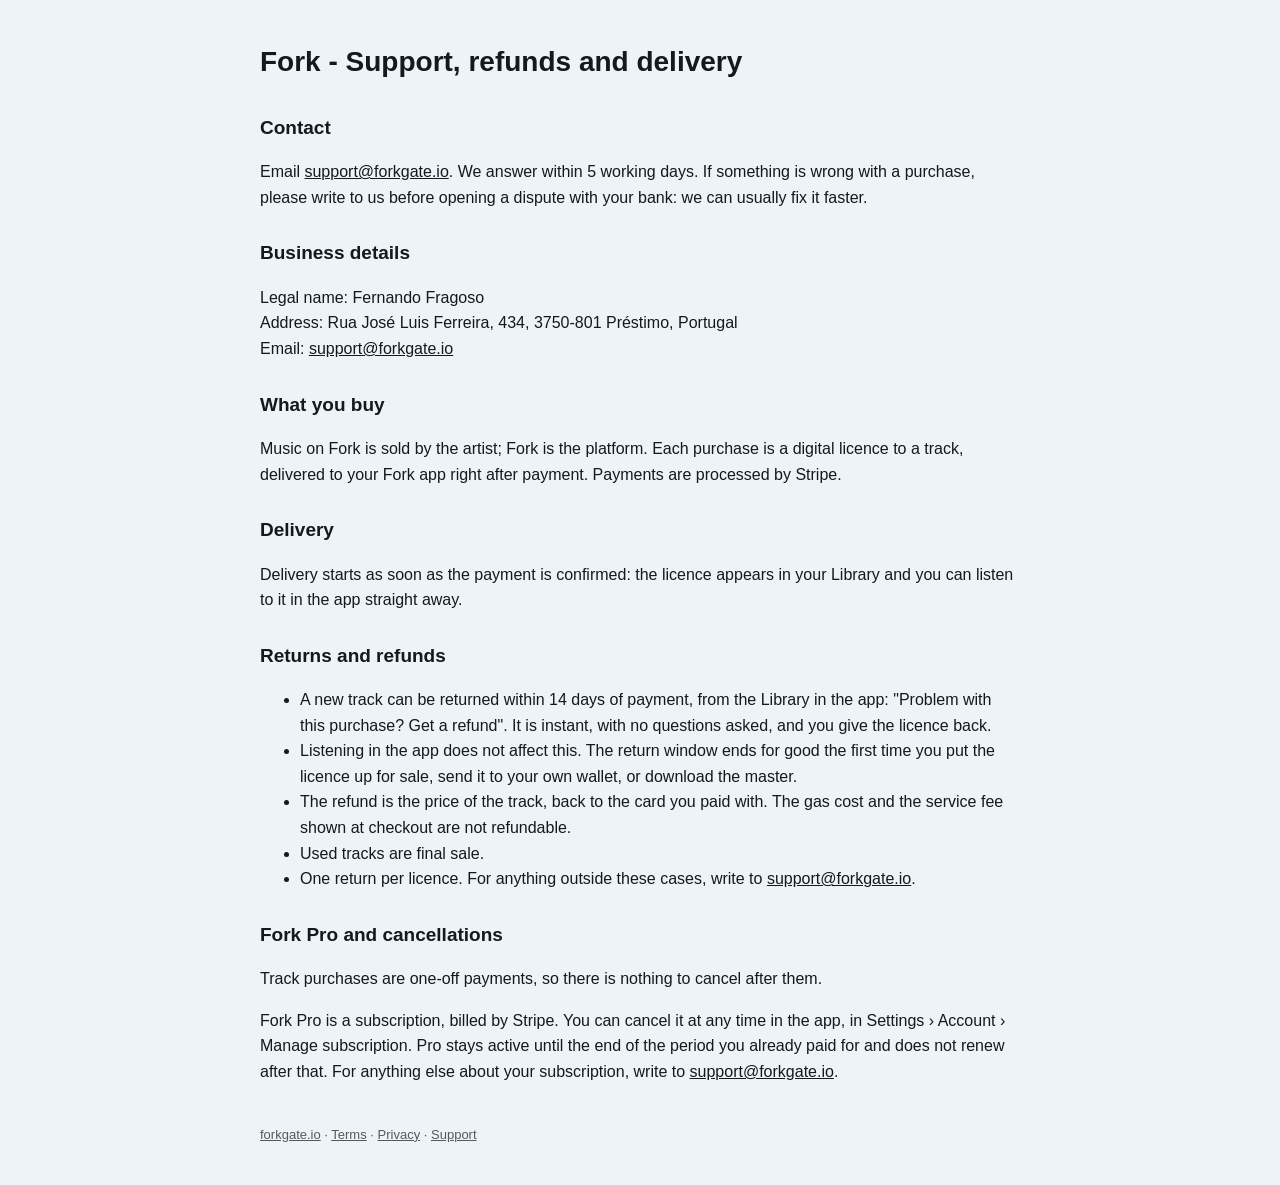
<file: support/index.html>
<!doctype html><html lang="en"><head><meta charset="utf-8"><meta name="viewport" content="width=device-width,initial-scale=1"><title>Support - Fork</title>
<style>:root{color-scheme:light dark}body{font:16px/1.6 -apple-system,BlinkMacSystemFont,"Inter",sans-serif;max-width:760px;margin:40px auto;padding:0 16px;background:#EEF3F8;color:#15181c}@media (prefers-color-scheme:dark){body{background:#15181c;color:#e8edf2}}h1{font-size:28px}h2{font-size:19px;margin-top:28px}a{color:inherit}</style></head>
<body><h1>Fork - Support, refunds and delivery</h1>
<h2>Contact</h2>
<p>Email <a href="mailto:support@forkgate.io">support@forkgate.io</a>. We answer within 5 working days. If something is wrong with a purchase, please write to us before opening a dispute with your bank: we can usually fix it faster.</p>
<h2>Business details</h2>
<p>Legal name: Fernando Fragoso<br>Address: Rua José Luis Ferreira, 434, 3750-801 Préstimo, Portugal<br>Email: <a href="mailto:support@forkgate.io">support@forkgate.io</a></p>
<h2>What you buy</h2>
<p>Music on Fork is sold by the artist; Fork is the platform. Each purchase is a digital licence to a track, delivered to your Fork app right after payment. Payments are processed by Stripe.</p>
<h2>Delivery</h2>
<p>Delivery starts as soon as the payment is confirmed: the licence appears in your Library and you can listen to it in the app straight away.</p>
<h2>Returns and refunds</h2>
<ul>
<li>A new track can be returned within 14 days of payment, from the Library in the app: "Problem with this purchase? Get a refund". It is instant, with no questions asked, and you give the licence back.</li>
<li>Listening in the app does not affect this. The return window ends for good the first time you put the licence up for sale, send it to your own wallet, or download the master.</li>
<li>The refund is the price of the track, back to the card you paid with. The gas cost and the service fee shown at checkout are not refundable.</li>
<li>Used tracks are final sale.</li>
<li>One return per licence. For anything outside these cases, write to <a href="mailto:support@forkgate.io">support@forkgate.io</a>.</li>
</ul>
<h2>Fork Pro and cancellations</h2>
<p>Track purchases are one-off payments, so there is nothing to cancel after them.</p>
<p>Fork Pro is a subscription, billed by Stripe. You can cancel it at any time in the app, in Settings › Account › Manage subscription. Pro stays active until the end of the period you already paid for and does not renew after that. For anything else about your subscription, write to <a href="mailto:support@forkgate.io">support@forkgate.io</a>.</p>
<p style="margin-top:40px;font-size:13px;opacity:.7"><a href="/">forkgate.io</a> · <a href="/terms/">Terms</a> · <a href="/privacy/">Privacy</a> · <a href="/support/">Support</a></p></body></html>
</file>
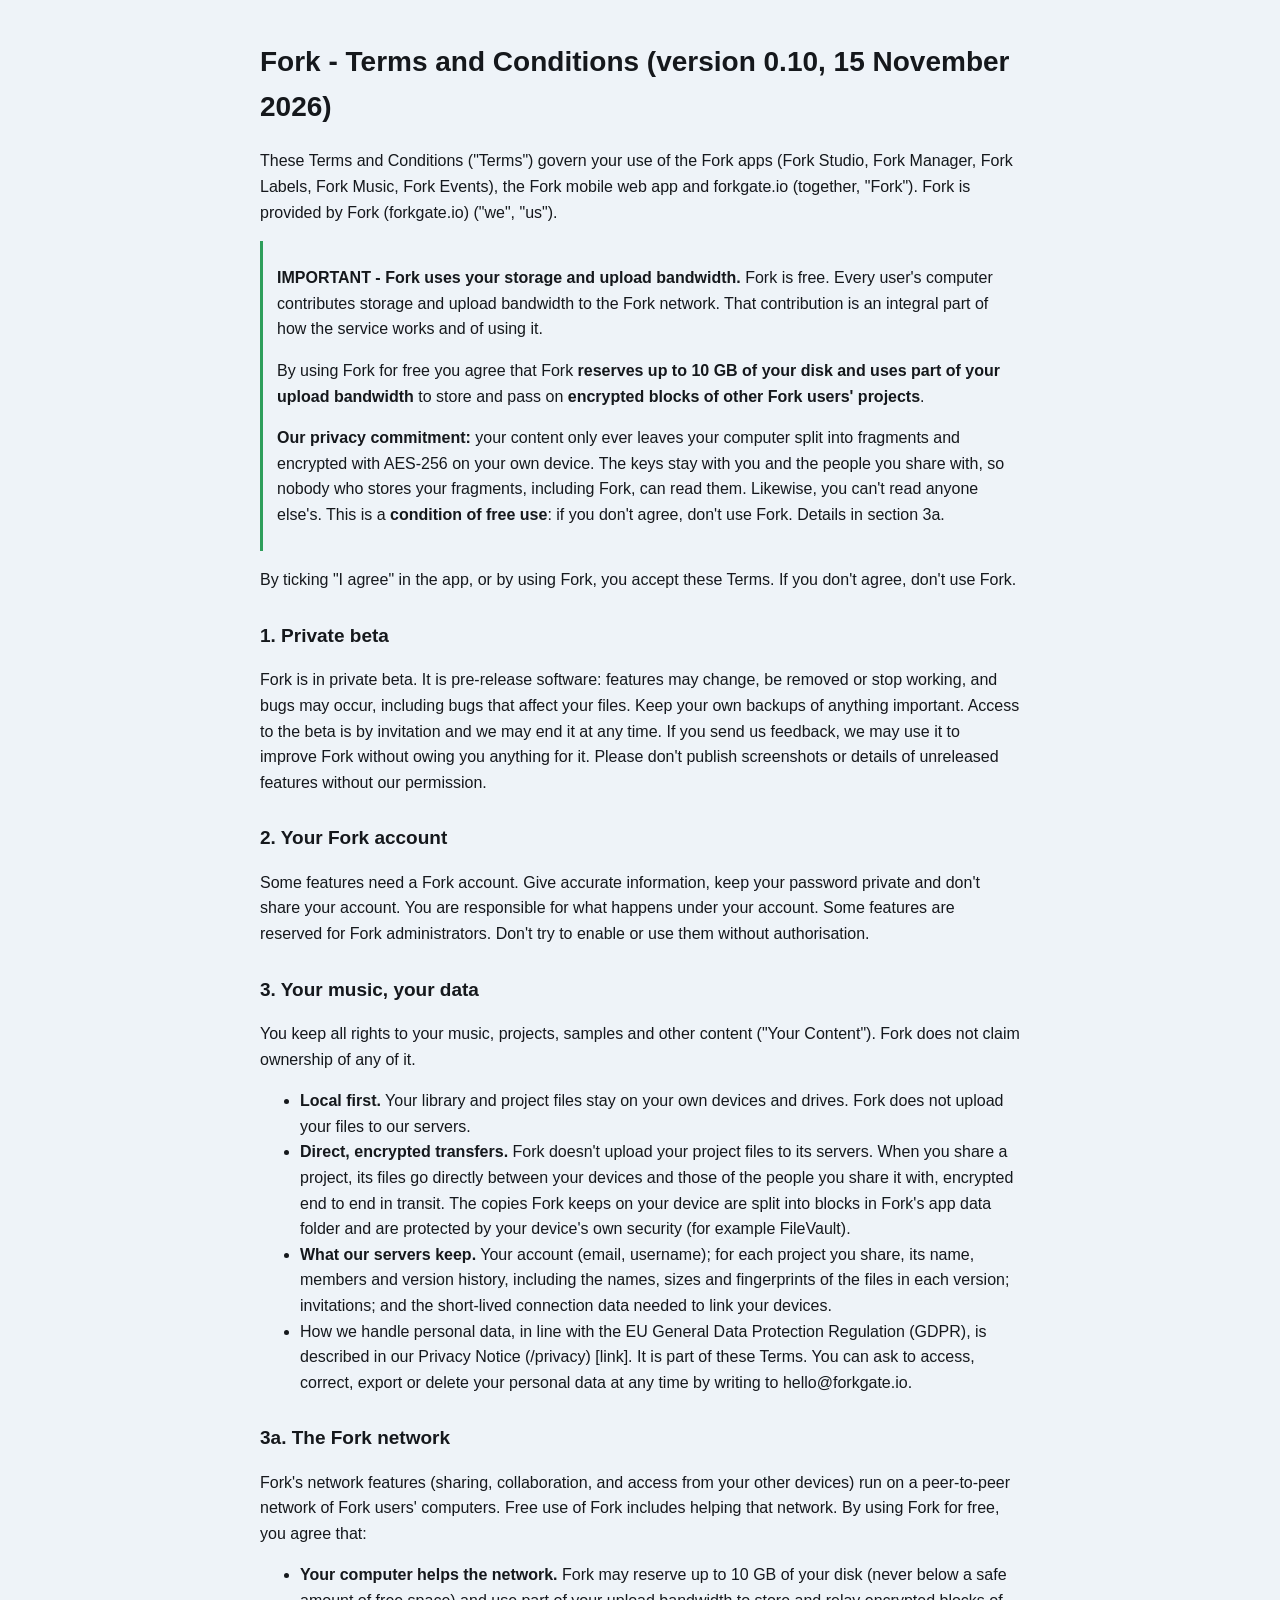
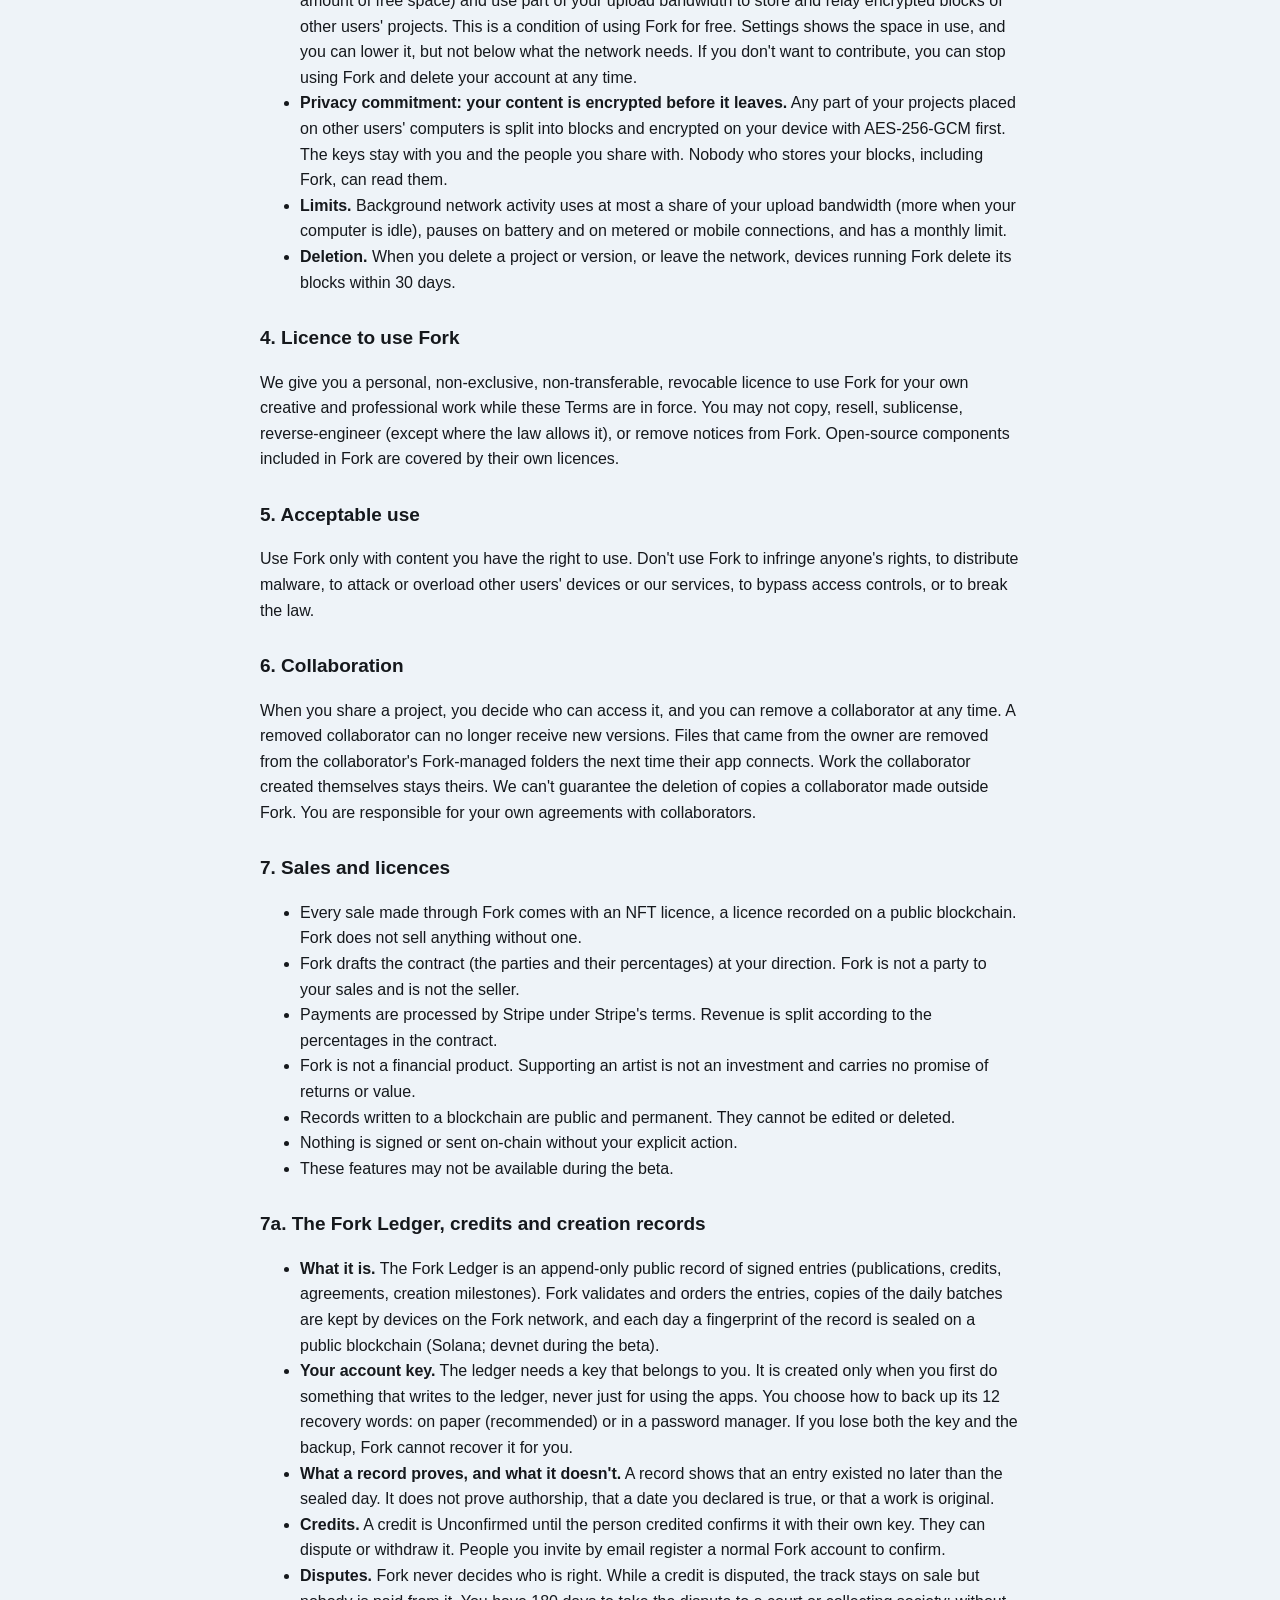
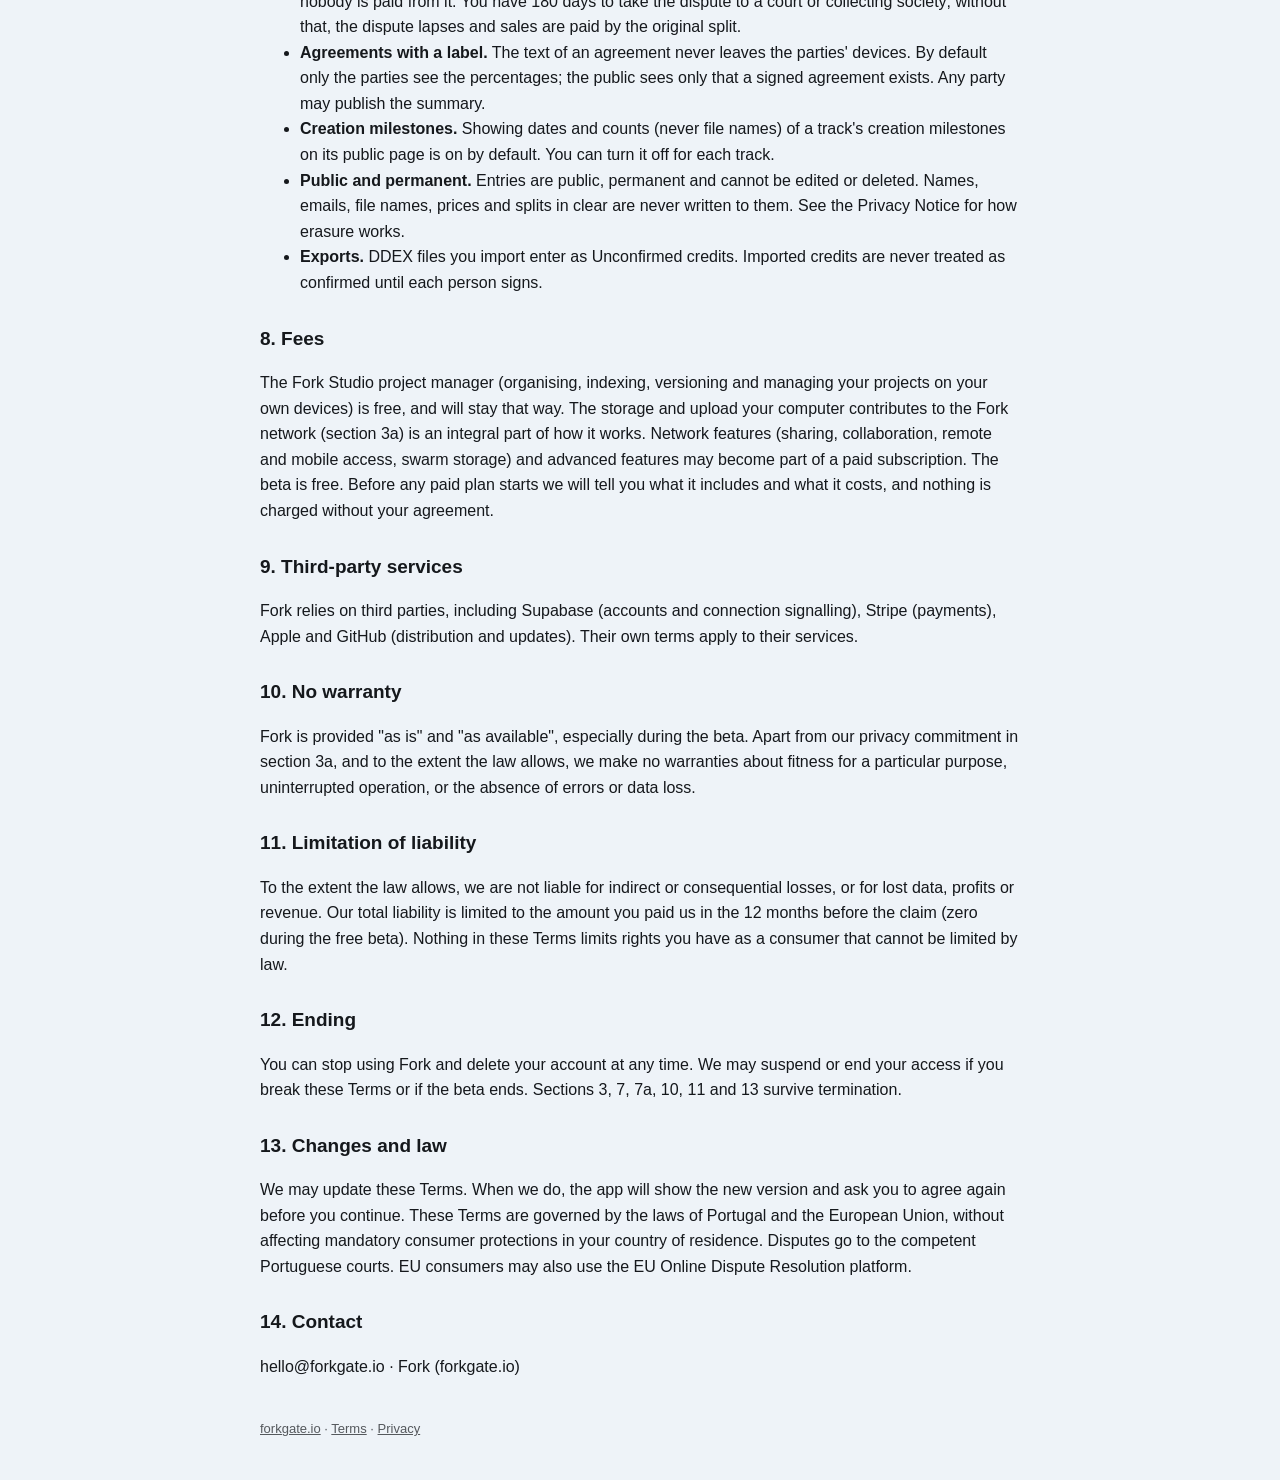
<file: terms/index.html>
<!doctype html><html lang="en"><head><meta charset="utf-8"><meta name="viewport" content="width=device-width,initial-scale=1"><title>Terms and Conditions - Fork</title>
<style>:root{color-scheme:light dark}body{font:16px/1.6 -apple-system,BlinkMacSystemFont,"Inter",sans-serif;max-width:760px;margin:40px auto;padding:0 16px;background:#EEF3F8;color:#15181c}@media (prefers-color-scheme:dark){body{background:#15181c;color:#e8edf2}}h1{font-size:28px}h2{font-size:19px;margin-top:28px}blockquote{margin:0;padding:8px 14px;border-left:3px solid #2e9e5b}a{color:inherit}</style></head>
<body><h1>Fork - Terms and Conditions (version 0.10, 15 November 2026)</h1>
<p>These Terms and Conditions ("Terms") govern your use of the Fork apps (Fork Studio, Fork Manager, Fork Labels, Fork Music, Fork Events), the Fork mobile web app and forkgate.io (together, "Fork"). Fork is provided by Fork (forkgate.io) ("we", "us").</p>
<blockquote class="termos-destaque"><p><strong>IMPORTANT - Fork uses your storage and upload bandwidth.</strong> Fork is free. Every user's computer contributes storage and upload bandwidth to the Fork network. That contribution is an integral part of how the service works and of using it.</p><p>By using Fork for free you agree that Fork <strong>reserves up to 10 GB of your disk and uses part of your upload bandwidth</strong> to store and pass on <strong>encrypted blocks of other Fork users' projects</strong>.</p><p><strong>Our privacy commitment:</strong> your content only ever leaves your computer split into fragments and encrypted with AES-256 on your own device. The keys stay with you and the people you share with, so nobody who stores your fragments, including Fork, can read them. Likewise, you can't read anyone else's. This is a <strong>condition of free use</strong>: if you don't agree, don't use Fork. Details in section 3a.</p></blockquote>
<p>By ticking "I agree" in the app, or by using Fork, you accept these Terms. If you don't agree, don't use Fork.</p>
<h2>1. Private beta</h2>
<p>Fork is in private beta. It is pre-release software: features may change, be removed or stop working, and bugs may occur, including bugs that affect your files. Keep your own backups of anything important. Access to the beta is by invitation and we may end it at any time. If you send us feedback, we may use it to improve Fork without owing you anything for it. Please don't publish screenshots or details of unreleased features without our permission.</p>
<h2>2. Your Fork account</h2>
<p>Some features need a Fork account. Give accurate information, keep your password private and don't share your account. You are responsible for what happens under your account. Some features are reserved for Fork administrators. Don't try to enable or use them without authorisation.</p>
<h2>3. Your music, your data</h2>
<p>You keep all rights to your music, projects, samples and other content ("Your Content"). Fork does not claim ownership of any of it.</p>
<ul>
<li><strong>Local first.</strong> Your library and project files stay on your own devices and drives. Fork does not upload your files to our servers.</li>
<li><strong>Direct, encrypted transfers.</strong> Fork doesn't upload your project files to its servers. When you share a project, its files go directly between your devices and those of the people you share it with, encrypted end to end in transit. The copies Fork keeps on your device are split into blocks in Fork's app data folder and are protected by your device's own security (for example FileVault).</li>
<li><strong>What our servers keep.</strong> Your account (email, username); for each project you share, its name, members and version history, including the names, sizes and fingerprints of the files in each version; invitations; and the short-lived connection data needed to link your devices.</li>
<li>How we handle personal data, in line with the EU General Data Protection Regulation (GDPR), is described in our Privacy Notice (/privacy) [link]. It is part of these Terms. You can ask to access, correct, export or delete your personal data at any time by writing to hello@forkgate.io.</li>
</ul>
<h2>3a. The Fork network</h2>
<p>Fork's network features (sharing, collaboration, and access from your other devices) run on a peer-to-peer network of Fork users' computers. Free use of Fork includes helping that network. By using Fork for free, you agree that:</p>
<ul>
<li><strong>Your computer helps the network.</strong> Fork may reserve up to 10 GB of your disk (never below a safe amount of free space) and use part of your upload bandwidth to store and relay encrypted blocks of other users' projects. This is a condition of using Fork for free. Settings shows the space in use, and you can lower it, but not below what the network needs. If you don't want to contribute, you can stop using Fork and delete your account at any time.</li>
<li><strong>Privacy commitment: your content is encrypted before it leaves.</strong> Any part of your projects placed on other users' computers is split into blocks and encrypted on your device with AES-256-GCM first. The keys stay with you and the people you share with. Nobody who stores your blocks, including Fork, can read them.</li>
<li><strong>Limits.</strong> Background network activity uses at most a share of your upload bandwidth (more when your computer is idle), pauses on battery and on metered or mobile connections, and has a monthly limit.</li>
<li><strong>Deletion.</strong> When you delete a project or version, or leave the network, devices running Fork delete its blocks within 30 days.</li>
</ul>
<h2>4. Licence to use Fork</h2>
<p>We give you a personal, non-exclusive, non-transferable, revocable licence to use Fork for your own creative and professional work while these Terms are in force. You may not copy, resell, sublicense, reverse-engineer (except where the law allows it), or remove notices from Fork. Open-source components included in Fork are covered by their own licences.</p>
<h2>5. Acceptable use</h2>
<p>Use Fork only with content you have the right to use. Don't use Fork to infringe anyone's rights, to distribute malware, to attack or overload other users' devices or our services, to bypass access controls, or to break the law.</p>
<h2>6. Collaboration</h2>
<p>When you share a project, you decide who can access it, and you can remove a collaborator at any time. A removed collaborator can no longer receive new versions. Files that came from the owner are removed from the collaborator's Fork-managed folders the next time their app connects. Work the collaborator created themselves stays theirs. We can't guarantee the deletion of copies a collaborator made outside Fork. You are responsible for your own agreements with collaborators.</p>
<h2>7. Sales and licences</h2>
<ul>
<li>Every sale made through Fork comes with an NFT licence, a licence recorded on a public blockchain. Fork does not sell anything without one.</li>
<li>Fork drafts the contract (the parties and their percentages) at your direction. Fork is not a party to your sales and is not the seller.</li>
<li>Payments are processed by Stripe under Stripe's terms. Revenue is split according to the percentages in the contract.</li>
<li>Fork is not a financial product. Supporting an artist is not an investment and carries no promise of returns or value.</li>
<li>Records written to a blockchain are public and permanent. They cannot be edited or deleted.</li>
<li>Nothing is signed or sent on-chain without your explicit action.</li>
<li>These features may not be available during the beta.</li>
</ul>
<h2>7a. The Fork Ledger, credits and creation records</h2>
<ul>
<li><strong>What it is.</strong> The Fork Ledger is an append-only public record of signed entries (publications, credits, agreements, creation milestones). Fork validates and orders the entries, copies of the daily batches are kept by devices on the Fork network, and each day a fingerprint of the record is sealed on a public blockchain (Solana; devnet during the beta).</li>
<li><strong>Your account key.</strong> The ledger needs a key that belongs to you. It is created only when you first do something that writes to the ledger, never just for using the apps. You choose how to back up its 12 recovery words: on paper (recommended) or in a password manager. If you lose both the key and the backup, Fork cannot recover it for you.</li>
<li><strong>What a record proves, and what it doesn't.</strong> A record shows that an entry existed no later than the sealed day. It does not prove authorship, that a date you declared is true, or that a work is original.</li>
<li><strong>Credits.</strong> A credit is Unconfirmed until the person credited confirms it with their own key. They can dispute or withdraw it. People you invite by email register a normal Fork account to confirm.</li>
<li><strong>Disputes.</strong> Fork never decides who is right. While a credit is disputed, the track stays on sale but nobody is paid from it. You have 180 days to take the dispute to a court or collecting society; without that, the dispute lapses and sales are paid by the original split.</li>
<li><strong>Agreements with a label.</strong> The text of an agreement never leaves the parties' devices. By default only the parties see the percentages; the public sees only that a signed agreement exists. Any party may publish the summary.</li>
<li><strong>Creation milestones.</strong> Showing dates and counts (never file names) of a track's creation milestones on its public page is on by default. You can turn it off for each track.</li>
<li><strong>Public and permanent.</strong> Entries are public, permanent and cannot be edited or deleted. Names, emails, file names, prices and splits in clear are never written to them. See the Privacy Notice for how erasure works.</li>
<li><strong>Exports.</strong> DDEX files you import enter as Unconfirmed credits. Imported credits are never treated as confirmed until each person signs.</li>
</ul>
<h2>8. Fees</h2>
<p>The Fork Studio project manager (organising, indexing, versioning and managing your projects on your own devices) is free, and will stay that way. The storage and upload your computer contributes to the Fork network (section 3a) is an integral part of how it works. Network features (sharing, collaboration, remote and mobile access, swarm storage) and advanced features may become part of a paid subscription. The beta is free. Before any paid plan starts we will tell you what it includes and what it costs, and nothing is charged without your agreement.</p>
<h2>9. Third-party services</h2>
<p>Fork relies on third parties, including Supabase (accounts and connection signalling), Stripe (payments), Apple and GitHub (distribution and updates). Their own terms apply to their services.</p>
<h2>10. No warranty</h2>
<p>Fork is provided "as is" and "as available", especially during the beta. Apart from our privacy commitment in section 3a, and to the extent the law allows, we make no warranties about fitness for a particular purpose, uninterrupted operation, or the absence of errors or data loss.</p>
<h2>11. Limitation of liability</h2>
<p>To the extent the law allows, we are not liable for indirect or consequential losses, or for lost data, profits or revenue. Our total liability is limited to the amount you paid us in the 12 months before the claim (zero during the free beta). Nothing in these Terms limits rights you have as a consumer that cannot be limited by law.</p>
<h2>12. Ending</h2>
<p>You can stop using Fork and delete your account at any time. We may suspend or end your access if you break these Terms or if the beta ends. Sections 3, 7, 7a, 10, 11 and 13 survive termination.</p>
<h2>13. Changes and law</h2>
<p>We may update these Terms. When we do, the app will show the new version and ask you to agree again before you continue. These Terms are governed by the laws of Portugal and the European Union, without affecting mandatory consumer protections in your country of residence. Disputes go to the competent Portuguese courts. EU consumers may also use the EU Online Dispute Resolution platform.</p>
<h2>14. Contact</h2>
<p>hello@forkgate.io · Fork (forkgate.io)</p><p style="margin-top:40px;font-size:13px;opacity:.7"><a href="/">forkgate.io</a> · <a href="/terms/">Terms</a> · <a href="/privacy/">Privacy</a></p></body></html>
</file>
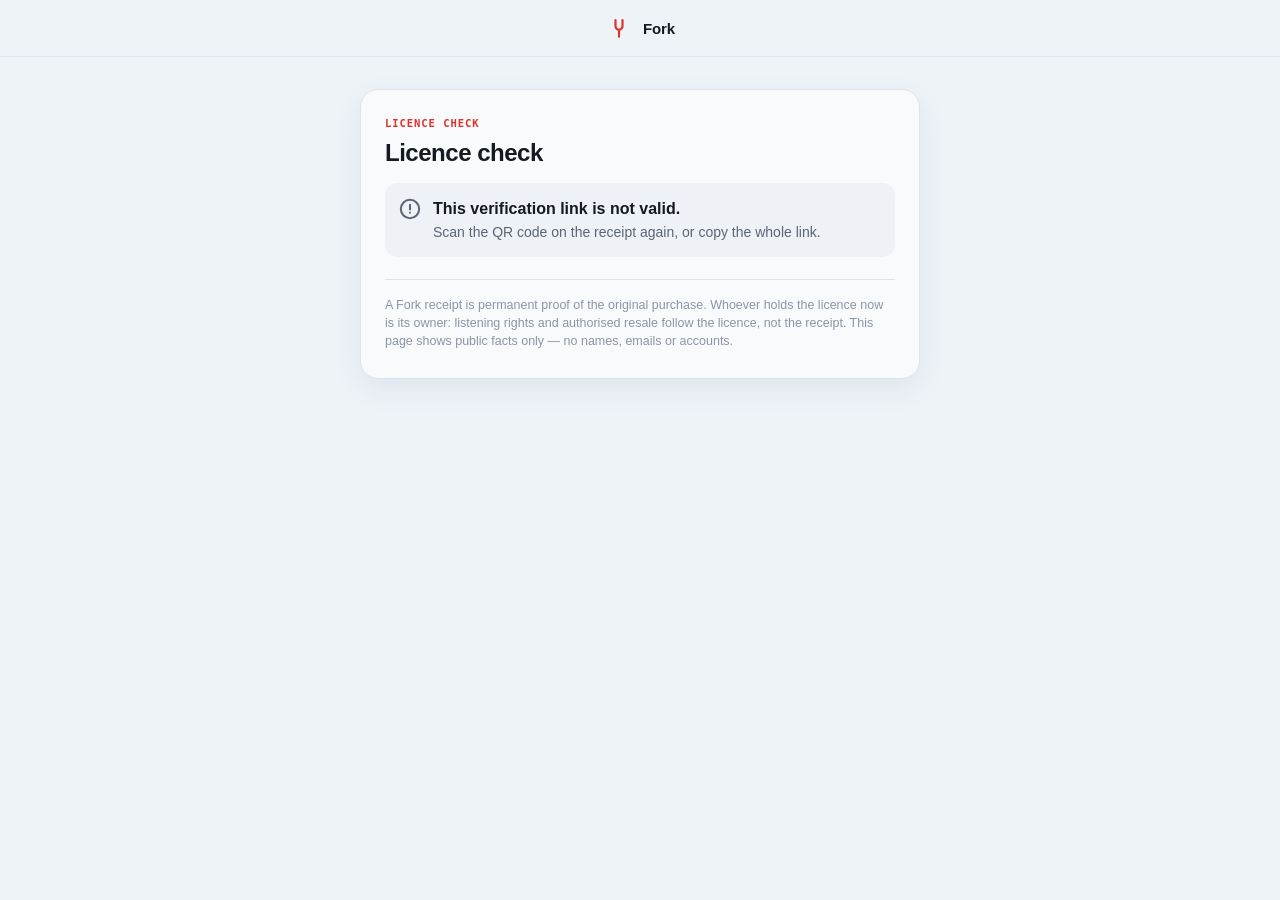
<file: verify/index.html>
<!doctype html>
<html lang="en">
<head>
<meta charset="utf-8">
<meta name="viewport" content="width=device-width, initial-scale=1, viewport-fit=cover">
<meta name="theme-color" content="#EEF3F8" media="(prefers-color-scheme: light)">
<meta name="theme-color" content="#0F141B" media="(prefers-color-scheme: dark)">
<meta name="color-scheme" content="light dark">
<meta name="robots" content="noindex">
<meta name="referrer" content="no-referrer">
<title>Licence check · Fork</title>
<meta name="description" content="Check who holds a Fork licence now, from its receipt.">
<link rel="icon" href="data:image/svg+xml,%3Csvg xmlns='http://www.w3.org/2000/svg' viewBox='0 0 64 64'%3E%3Crect width='64' height='64' rx='14' fill='%23EEF3F8'/%3E%3Cpath d='M24 14v14a8 8 0 0 0 16 0V14M32 36v16' stroke='%23e0312a' stroke-width='5' stroke-linecap='round' fill='none'/%3E%3C/svg%3E">
<style>
/* Verificacao publica de um recibo (Store S12): so factos publicos; o estado vem da cadeia pela funcao licence_verify. */
:root{
  --bg:#EEF3F8;--card:#F8FAFC;--text:#141A22;--muted:#5B6675;--faint:#8A96A5;--line:#DCE4EC;
  --red:#e0312a;--ok:#1d7a46;--ok-bg:#e6f4ec;--warn:#9a5b00;--warn-bg:#fbf1e1;--off:#5B6675;--off-bg:#eef1f5;
  --sans:-apple-system,BlinkMacSystemFont,"SF Pro Text","Helvetica Neue",Arial,sans-serif;
  --display:-apple-system,BlinkMacSystemFont,"SF Pro Display","Helvetica Neue",Arial,sans-serif;
  --mono:ui-monospace,"SF Mono",SFMono-Regular,Menlo,Consolas,monospace;
}
@media (prefers-color-scheme: dark){
  :root:not([data-theme="light"]){
    --bg:#0F141B;--card:#161D26;--text:#E8EDF3;--muted:#9AA6B4;--faint:#6F7B89;--line:#26303C;
    --red:#ff5a4f;--ok:#5cd08f;--ok-bg:#12291d;--warn:#f0b35a;--warn-bg:#2b2213;--off:#9AA6B4;--off-bg:#1c242e;
  }
}
:root[data-theme="dark"]{
  --bg:#0F141B;--card:#161D26;--text:#E8EDF3;--muted:#9AA6B4;--faint:#6F7B89;--line:#26303C;
  --red:#ff5a4f;--ok:#5cd08f;--ok-bg:#12291d;--warn:#f0b35a;--warn-bg:#2b2213;--off:#9AA6B4;--off-bg:#1c242e;
}
*{box-sizing:border-box}
html,body{margin:0;background:var(--bg);color:var(--text);font:16px/1.45 var(--sans);-webkit-font-smoothing:antialiased}
body{min-height:100dvh;display:flex;flex-direction:column}
a{color:var(--red)}
.hidden{display:none!important}
.bar{display:flex;align-items:center;justify-content:center;padding:14px max(16px,env(safe-area-inset-left));border-bottom:1px solid var(--line)}
.logo{display:flex;align-items:center;gap:10px;font:600 15px/1 var(--display);letter-spacing:-.01em;color:var(--text);text-decoration:none}
.logo svg{width:28px;height:28px}
main{flex:1;display:flex;justify-content:center;padding:32px 16px max(32px,env(safe-area-inset-bottom))}
.card{width:100%;max-width:560px;background:var(--card);border:1px solid var(--line);border-radius:18px;padding:28px 24px;box-shadow:0 10px 30px rgba(20,40,70,.07);align-self:flex-start}
.tag{display:block;font:600 10.5px/1 var(--mono);letter-spacing:.09em;text-transform:uppercase;color:var(--red);margin:0 0 10px}
h1{font:700 24px/1.2 var(--display);letter-spacing:-.02em;margin:0 0 6px}
.state{display:flex;gap:12px;align-items:flex-start;border-radius:12px;padding:14px;margin:16px 0 4px;background:var(--off-bg);color:var(--text)}
.state svg{flex:none;width:22px;height:22px;margin-top:1px}
.state.ok{background:var(--ok-bg)} .state.ok svg{color:var(--ok)}
.state.warn{background:var(--warn-bg)} .state.warn svg{color:var(--warn)}
.state.off svg{color:var(--off)}
.state>div{min-width:0}
.state strong{display:block;font-weight:650;margin-bottom:2px}
.state p{margin:0;color:var(--muted);font-size:14px}
.addr{font:13px/1.4 var(--mono);overflow-wrap:anywhere;color:var(--text)}
dl{display:grid;grid-template-columns:max-content minmax(0,1fr);gap:8px 18px;margin:20px 0 0;font-size:14px}
dt{color:var(--muted)} dd{margin:0;min-width:0;overflow-wrap:anywhere}
dd.mono{font:13px/1.45 var(--mono)}
.note{margin:22px 0 0;padding-top:16px;border-top:1px solid var(--line);color:var(--faint);font-size:12.5px}
.spin{width:22px;height:22px;border:2.5px solid var(--line);border-top-color:var(--red);border-radius:50%;animation:r .8s linear infinite;flex:none}
@keyframes r{to{transform:rotate(1turn)}}
@media (prefers-reduced-motion: reduce){.spin{animation:none}}
@media (max-width:480px){.card{padding:22px 16px;border-radius:14px} dl{grid-template-columns:1fr;gap:2px} dd{margin-bottom:10px} h1{font-size:21px}}
</style>
<style>:root[data-beta]{--red:#00a36c!important}.beta-pill{position:fixed;left:50%;bottom:16px;transform:translateX(-50%);z-index:9999;font:600 12px/1 -apple-system,BlinkMacSystemFont,"SF Pro Text",sans-serif;background:#00a36c;color:#fff;padding:8px 12px;border-radius:999px;box-shadow:0 4px 14px rgba(0,0,0,.18)}.beta-pill a{color:#fff;margin-left:8px;text-decoration:underline}</style>
<script>
// Pre-visualizacao da beta (o verde Jade das builds): ?beta liga, ?beta=0 desliga; fica na sessao deste separador.
(function(){try{var q=new URLSearchParams(location.search),s=sessionStorage;if(q.has('beta'))q.get('beta')==='0'?s.removeItem('fork-beta'):s.setItem('fork-beta','1');if(s.getItem('fork-beta')){document.documentElement.setAttribute('data-beta','');var l=document.querySelector('link[rel=icon]');if(l)l.href=l.href.replace(/%23e0312a/gi,'%2300a36c');document.addEventListener('DOMContentLoaded',function(){var p=document.createElement('div');p.className='beta-pill';p.innerHTML='Beta preview<a href="?beta=0">Exit</a>';document.body.appendChild(p);});}}catch(e){}})();
</script>
</head>
<body>
<header class="bar"><a class="logo" href="/"><svg viewBox="0 0 64 64" aria-hidden="true"><rect width="64" height="64" rx="14" fill="var(--bg)"/><path d="M24 14v14a8 8 0 0 0 16 0V14M32 36v16" stroke="var(--red)" stroke-width="5" stroke-linecap="round" fill="none"/></svg>Fork</a></header>
<main><article class="card" aria-live="polite">
  <span class="tag">Licence check</span>
  <h1 id="title">Checking this licence</h1>
  <div class="state off" id="state"><div class="spin" role="img" aria-label="Checking"></div><div><strong id="head">Checking the chain…</strong><p id="body">This takes a moment.</p></div></div>
  <dl id="facts" class="hidden">
    <dt>Release</dt><dd id="f-title"></dd>
    <dt>Creator</dt><dd id="f-creator"></dd>
    <dt>Licence</dt><dd id="f-serial"></dd>
    <dt>Original purchase</dt><dd id="f-date"></dd>
    <dt>Licence record</dt><dd id="f-asset" class="mono"></dd>
    <dt>Checked</dt><dd id="f-checked"></dd>
  </dl>
  <p class="note">A Fork receipt is permanent proof of the original purchase. Whoever holds the licence now is its owner: listening rights and authorised resale follow the licence, not the receipt. This page shows public facts only — no names, emails or accounts.</p>
</article></main>
<script>
(() => {
  // A funcao publica (sem sessao). A chave publishable e publica por desenho, como na pagina inicial.
  const SUPABASE_URL = "https://bxxscrkhcqdxgdhiuuoa.supabase.co";
  const SUPABASE_KEY = "sb_publishable_iHR-1zNUsvPyL1czbALDmA_zCTW8Pd7";
  const $ = (id) => document.getElementById(id);
  const ICON = {
    ok: '<svg viewBox="0 0 24 24" fill="none" stroke="currentColor" stroke-width="2.4" stroke-linecap="round" stroke-linejoin="round" aria-hidden="true"><circle cx="12" cy="12" r="10"/><path d="m7.5 12.5 3 3 6-6.5"/></svg>',
    warn: '<svg viewBox="0 0 24 24" fill="none" stroke="currentColor" stroke-width="2.2" stroke-linecap="round" stroke-linejoin="round" aria-hidden="true"><path d="M12 3 2.5 20h19z"/><path d="M12 10v4.5M12 17.5v.01"/></svg>',
    off: '<svg viewBox="0 0 24 24" fill="none" stroke="currentColor" stroke-width="2.2" stroke-linecap="round" aria-hidden="true"><circle cx="12" cy="12" r="10"/><path d="M12 7.5v5M12 16v.01"/></svg>',
  };
  const fmtDate = (iso) => { const d = iso ? new Date(iso) : null; return d && !isNaN(d) ? d.toLocaleDateString('en-GB', { day: 'numeric', month: 'short', year: 'numeric', timeZone: 'UTC' }) : ''; };
  const fmtTime = (iso) => { const d = iso ? new Date(iso) : null; return d && !isNaN(d) ? fmtDate(iso) + ', ' + d.toLocaleTimeString('en-GB', { hour: '2-digit', minute: '2-digit', timeZone: 'UTC' }) + ' UTC' : ''; };
  const esc = (s) => String(s).replace(/[&<>"']/g, (c) => ({ '&': '&amp;', '<': '&lt;', '>': '&gt;', '"': '&quot;', "'": '&#39;' }[c]));

  function show(kind, title, head, body) {
    $('title').textContent = title;
    const st = $('state');
    st.className = 'state ' + kind;
    st.innerHTML = ICON[kind] + '<div><strong></strong><p></p></div>';
    st.querySelector('strong').innerHTML = head;    // ja escapado por quem chama
    st.querySelector('p').textContent = body || '';
    if (!body) st.querySelector('p').remove();
  }

  function facts(a) {
    $('f-title').textContent = a.title || '';
    $('f-creator').textContent = a.creator || '';
    $('f-serial').textContent = a.serial ? '#' + String(a.serial).padStart(4, '0') + (a.edition_size ? ' of ' + a.edition_size : ' (open edition)') : 'Number not assigned yet';
    $('f-date').textContent = fmtDate(a.purchased_at);
    $('f-asset').textContent = a.asset_id ? a.asset_id + (a.network === 'devnet' ? '  (devnet, test only)' : '') : 'Not recorded yet';
    $('f-checked').textContent = a.chain_checked_at ? fmtTime(a.chain_checked_at) : 'Not checked yet';
    $('facts').classList.remove('hidden');
  }

  function render(a) {
    facts(a);
    const who = a.current_owner === 'Fork custody' ? 'Fork custody' : '<span class="addr">' + esc(a.current_owner || '') + '</span>';
    switch (a.status) {
      case 'held_by_original':
        return show('ok', 'Licence verified', 'Ownership confirmed — still held by the original buyer', '');
      case 'frozen':
        return show('ok', 'Licence verified', 'Ownership confirmed — still held by the original buyer', 'This licence is locked: it cannot be resold.');
      case 'transferred':
        return show('warn', 'Licence transferred',
          'This item was transferred to ' + who + (a.transferred_at ? ' on ' + esc(fmtDate(a.transferred_at)) : ' (the date is not recorded yet)') + '.',
          'The original receipt holder no longer owns it.');
      case 'pending_mint':
        return show('off', 'Licence not recorded yet', 'The licence is not recorded on the chain yet.', 'The receipt is valid. Check again later.');
      case 'refunded':
        return show('off', 'Purchase refunded', 'This purchase was refunded; the licence ended.', '');
      default:
        return show('off', 'Licence check', esc(a.message || 'Could not check the chain right now.'),
          a.chain_checked_at ? 'Last checked ' + fmtTime(a.chain_checked_at) + '. Try again in a few minutes.' : 'Try again in a few minutes.');
    }
  }

  const t = new URLSearchParams(location.search).get('t') || '';
  if (!/^[0-9a-f]{64}$/.test(t)) {
    return show('off', 'Licence check', 'This verification link is not valid.', 'Scan the QR code on the receipt again, or copy the whole link.');
  }
  fetch(SUPABASE_URL + '/functions/v1/licence_verify?t=' + t, { headers: { apikey: SUPABASE_KEY } })
    .then(async (r) => {
      const a = await r.json().catch(() => null);
      if (r.ok && a && a.ok) return render(a);
      if (r.status === 404) return show('off', 'Licence check', 'No receipt matches this link.', 'Check that the whole link was copied.');
      if (r.status === 429) return show('off', 'Licence check', 'Too many checks.', 'Try again in a minute.');
      show('off', 'Licence check', 'Could not check the chain right now.', 'Try again in a few minutes.');
    })
    .catch(() => show('off', 'Licence check', 'Could not check the chain right now.', 'Check your connection and try again.'));
})();
</script>
</body>
</html>
</file>
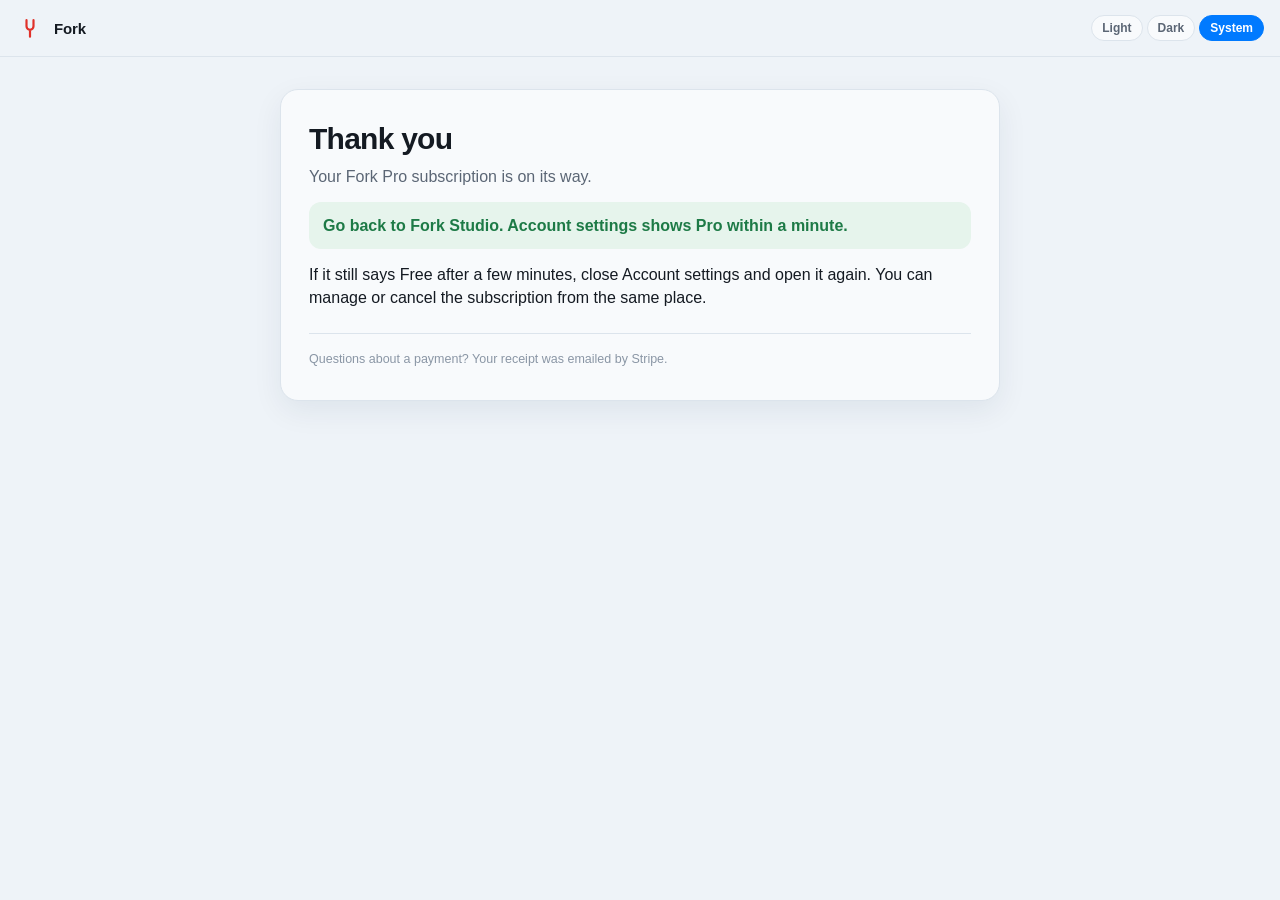
<file: pro/done/index.html>
<!doctype html>
<html lang="en">
<head>
<meta charset="utf-8">
<meta name="viewport" content="width=device-width, initial-scale=1, viewport-fit=cover">
<meta name="theme-color" content="#EEF3F8" media="(prefers-color-scheme: light)">
<meta name="theme-color" content="#0F141B" media="(prefers-color-scheme: dark)">
<meta name="color-scheme" content="light dark">
<meta name="robots" content="noindex">
<meta name="referrer" content="no-referrer">
<title>Thank you · Fork</title>
<meta name="description" content="Your Fork Pro subscription.">
<link rel="icon" href="data:image/svg+xml,%3Csvg xmlns='http://www.w3.org/2000/svg' viewBox='0 0 64 64'%3E%3Crect width='64' height='64' rx='14' fill='%23EEF3F8'/%3E%3Cpath d='M24 14v14a8 8 0 0 0 16 0V14M32 36v16' stroke='%23e0312a' stroke-width='5' stroke-linecap='round' fill='none'/%3E%3C/svg%3E">
<style>
:root{
  --bg:#EEF3F8;--card:#F8FAFC;--text:#141A22;--muted:#5B6675;--faint:#8A96A5;--line:#DCE4EC;
  --blue:#007AFF;--blue-ink:#fff;--ok:#1d7a46;--ok-bg:#e6f4ec;--red:#e0312a;
  --sans:-apple-system,BlinkMacSystemFont,"SF Pro Text","Helvetica Neue",Arial,sans-serif;
  --display:-apple-system,BlinkMacSystemFont,"SF Pro Display","Helvetica Neue",Arial,sans-serif;
}
:root[data-theme="dark"]{--bg:#0F141B;--card:#161D26;--text:#E8EDF3;--muted:#9AA6B4;--faint:#6F7B89;--line:#26303C;--blue:#0A84FF;--ok:#5cd08f;--ok-bg:#12291d;--red:#ff5a4f;color-scheme:dark}
@media (prefers-color-scheme: dark){:root:not([data-theme="light"]){--bg:#0F141B;--card:#161D26;--text:#E8EDF3;--muted:#9AA6B4;--faint:#6F7B89;--line:#26303C;--blue:#0A84FF;--ok:#5cd08f;--ok-bg:#12291d;--red:#ff5a4f;color-scheme:dark}}
*{box-sizing:border-box}
html,body{margin:0;background:var(--bg);color:var(--text);font:16px/1.45 var(--sans);-webkit-font-smoothing:antialiased}
body{min-height:100dvh;display:flex;flex-direction:column}
a{color:var(--blue)}
.hidden{display:none!important}
.bar{display:flex;align-items:center;justify-content:space-between;gap:12px;padding:14px max(16px,env(safe-area-inset-left));border-bottom:1px solid var(--line)}
.logo{display:flex;align-items:center;gap:10px;font:600 15px/1 var(--display);letter-spacing:-.01em;color:var(--text);text-decoration:none}
.logo svg{width:28px;height:28px}
.tema-linha{display:inline-flex;gap:4px}
.tema-modo{font:600 12px/1 var(--sans);padding:6px 10px;border-radius:999px;border:1px solid var(--line);background:var(--card);color:var(--muted);cursor:pointer}
.tema-modo.on{background:var(--blue);border-color:var(--blue);color:var(--blue-ink)}
main{flex:1;min-width:0;display:flex;justify-content:center;padding:32px 16px max(32px,env(safe-area-inset-bottom))}
.card{width:100%;min-width:0;max-width:720px;background:var(--card);border:1px solid var(--line);border-radius:18px;padding:32px 28px;box-shadow:0 10px 30px rgba(20,40,70,.07);align-self:flex-start}
h1{font:700 30px/1.15 var(--display);letter-spacing:-.025em;margin:0 0 8px}
h2{font:650 17px/1.3 var(--display);margin:28px 0 10px}
p{margin:0 0 12px}
.sub{color:var(--muted);font-size:16px}
.price{font:700 40px/1 var(--display);letter-spacing:-.03em;margin:22px 0 4px}
.price small{font:500 16px/1 var(--sans);color:var(--muted);letter-spacing:0}
.beta{display:flex;gap:10px;align-items:center;background:var(--ok-bg);color:var(--ok);border-radius:12px;padding:12px 14px;margin:14px 0;font-weight:600}
.btn{display:inline-block;background:var(--blue);color:var(--blue-ink);text-decoration:none;font:600 16px/1 var(--sans);padding:14px 22px;border-radius:12px;margin-top:8px}
.cols{display:grid;grid-template-columns:1fr 1fr;gap:14px;margin-top:8px}
.col{border:1px solid var(--line);border-radius:14px;padding:16px 18px;background:var(--bg)}
.col h3{font:650 15px/1.3 var(--display);margin:0 0 8px}
.col.pro{border-color:var(--blue)}
ul{margin:0;padding-left:18px;color:var(--muted);font-size:14.5px}
li{margin:5px 0}
li b{color:var(--text);font-weight:600}
.note{margin:24px 0 0;padding-top:16px;border-top:1px solid var(--line);color:var(--faint);font-size:12.5px}
@media (max-width:560px){.cols{grid-template-columns:1fr}.card{padding:24px 16px;border-radius:14px}h1{font-size:25px}}
</style>
<script>
(function(){
  const root=document.documentElement;
  let m='system'; try{ m=localStorage.getItem('fork-admin-theme')||'system'; }catch(e){}
  const aplica=k=>{ if(k==='light'||k==='dark') root.dataset.theme=k; else delete root.dataset.theme;
    document.querySelectorAll('.tema-modo').forEach(b=>b.classList.toggle('on',b.dataset.modo===k)); };
  aplica(m);
  document.addEventListener('DOMContentLoaded',()=>{
    aplica(m);
    document.querySelectorAll('.tema-modo').forEach(b=>b.addEventListener('click',()=>{
      m=b.dataset.modo; try{ localStorage.setItem('fork-admin-theme',m); }catch(e){}
      aplica(m);
    }));
  });
})();
</script>
</head>
<body>
<header class="bar">
  <a class="logo" href="/"><svg viewBox="0 0 64 64" aria-hidden="true"><rect width="64" height="64" rx="14" fill="var(--bg)"/><path d="M24 14v14a8 8 0 0 0 16 0V14M32 36v16" stroke="var(--red)" stroke-width="5" stroke-linecap="round" fill="none"/></svg>Fork</a>
  <span class="tema-linha" role="group" aria-label="Appearance"><button type="button" class="tema-modo" data-modo="light">Light</button><button type="button" class="tema-modo" data-modo="dark">Dark</button><button type="button" class="tema-modo" data-modo="system">System</button></span>
</header>
<main><article class="card">
  <h1>Thank you</h1>
  <p class="sub">Your Fork Pro subscription is on its way.</p>
  <div class="beta">Go back to Fork Studio. Account settings shows Pro within a minute.</div>
  <p>If it still says Free after a few minutes, close Account settings and open it again. You can manage or cancel the subscription from the same place.</p>
  <p class="note">Questions about a payment? Your receipt was emailed by Stripe.</p>
</article></main>
</body>
</html>
</file>
<file: l/registry.css>
:root { --bg:#EEF3F8; --card:#F8FAFC; --line:#DCE5EE; --text:#141A22; --muted:#5B6675; --ok:#4f9a1a; --bad:#c0392b; --accent:#007AFF; color-scheme: light dark; }
@media (prefers-color-scheme: dark) { :root:not([data-theme="light"]) { --bg:#14181d; --card:#1b2026; --line:#2a313a; --text:#e8edf2; --muted:#9aa5b1; --ok:#8bd44a; --bad:#ff7b6b; --accent:#0A84FF; } }
:root[data-theme="dark"] { --bg:#14181d; --card:#1b2026; --line:#2a313a; --text:#e8edf2; --muted:#9aa5b1; --ok:#8bd44a; --bad:#ff7b6b; --accent:#0A84FF; }
* { box-sizing: border-box; }
body { margin: 0; background: var(--bg); color: var(--text); font: 16px/1.5 -apple-system, system-ui, sans-serif; }
main { max-width: 720px; margin: 0 auto; padding: 24px 16px 64px; }
h1 { font-size: 1.6rem; margin: 0 0 4px; }
h2 { font-size: 1.05rem; margin: 0 0 8px; }
section { background: var(--card); border: 1px solid var(--line); border-radius: 12px; padding: 16px; margin-top: 16px; }
ul { margin: 0; padding-left: 20px; }
.muted { color: var(--muted); margin: 0; }
.tag { font-size: .8rem; color: var(--muted); margin-left: 6px; }
.btn { display: inline-block; padding: 8px 14px; border-radius: 999px; background: var(--accent); color: #fff; cursor: pointer; border: 0; font: inherit; text-decoration: none; }
.btn.line { background: transparent; color: var(--text); border: 1px solid var(--line); }
#result { margin-top: 12px; overflow-wrap: anywhere; }
#result .ok { color: var(--ok); font-weight: 600; }
#result .bad { color: var(--bad); font-weight: 600; }
code { font-size: .85rem; overflow-wrap: anywhere; }
</file>
